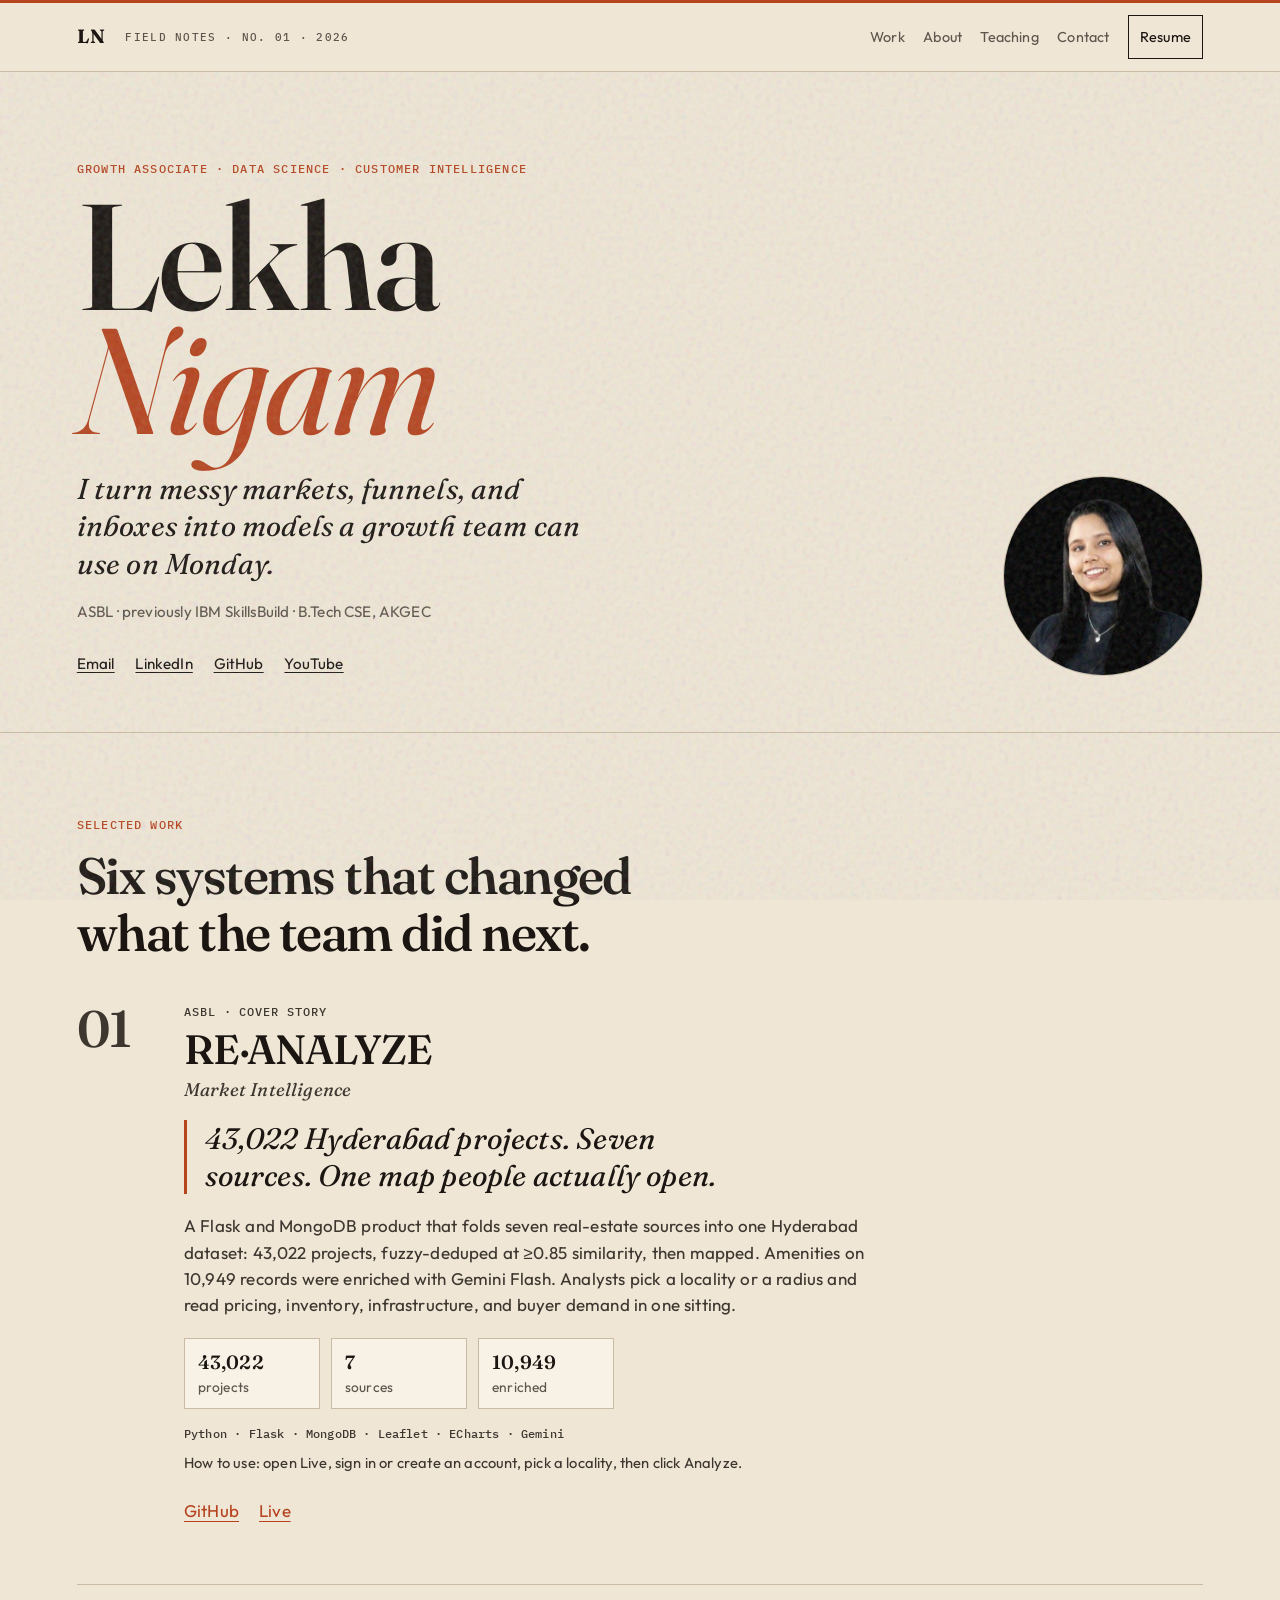
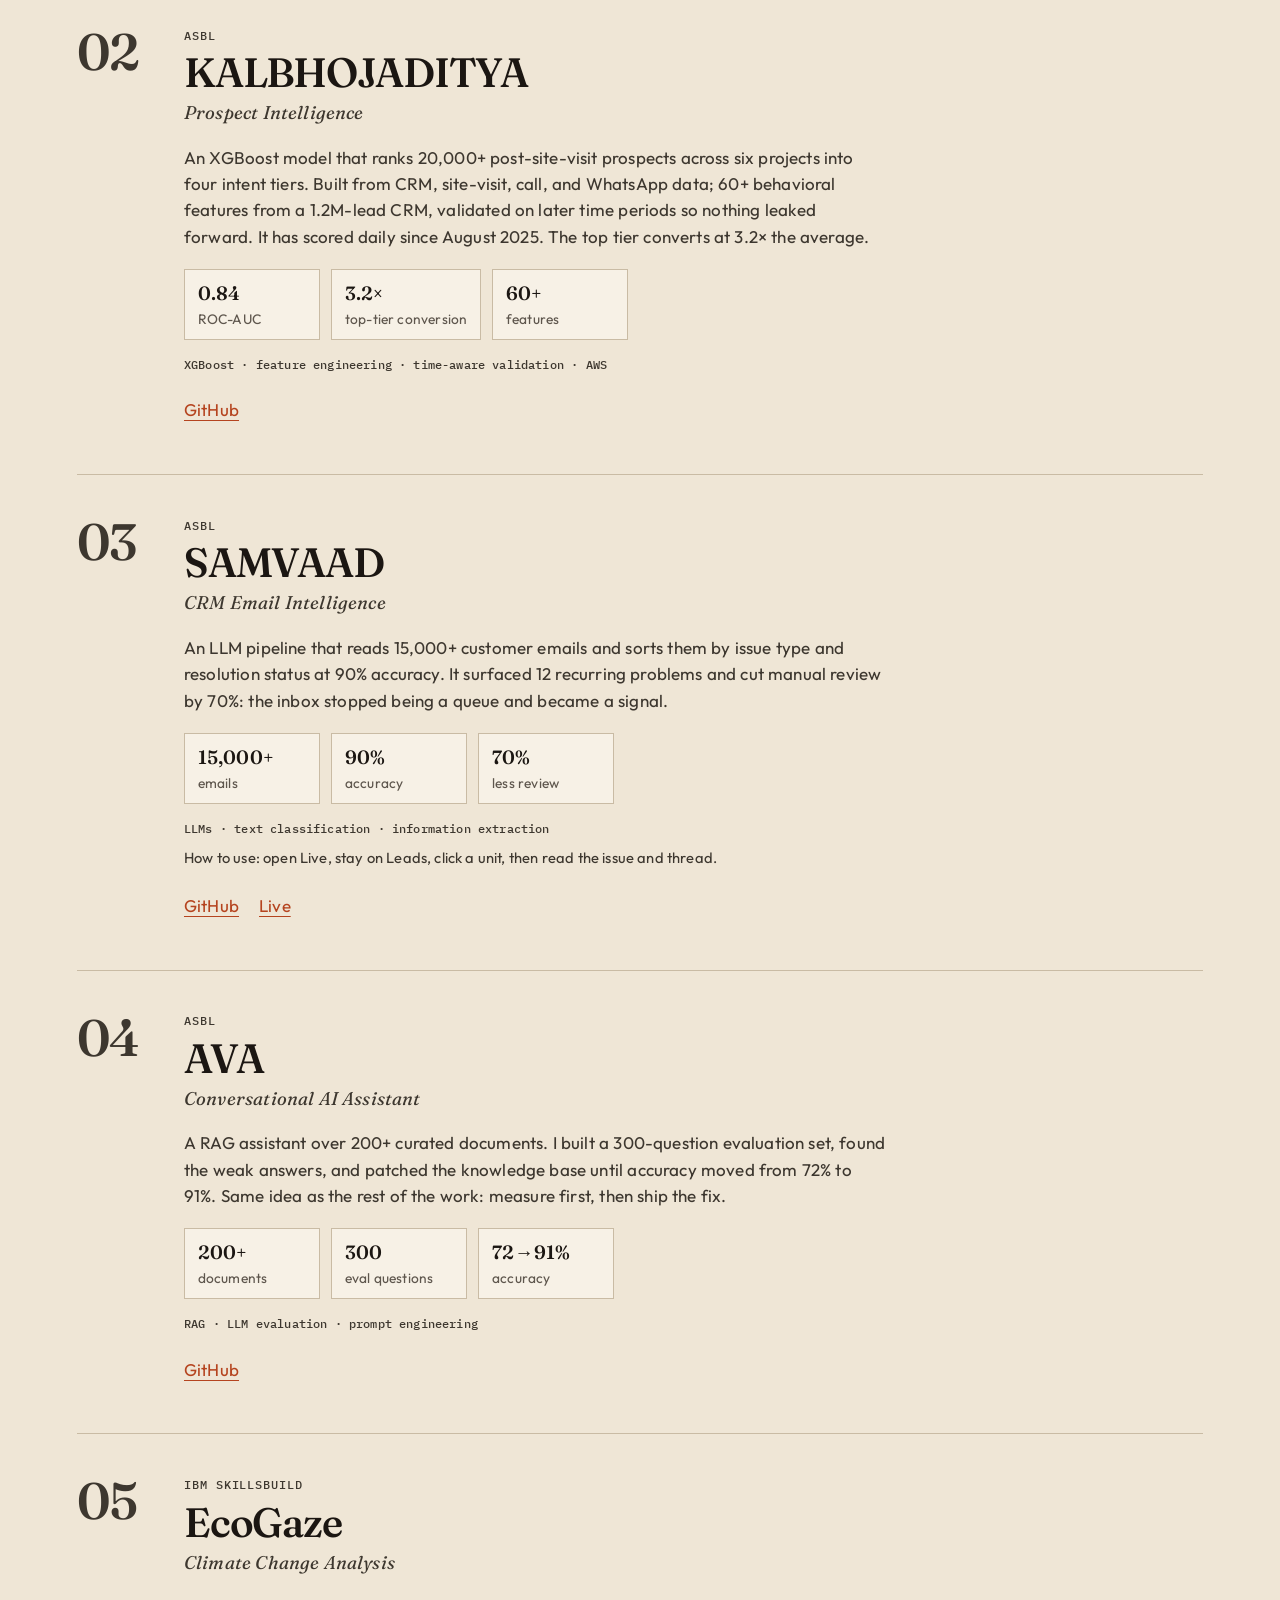
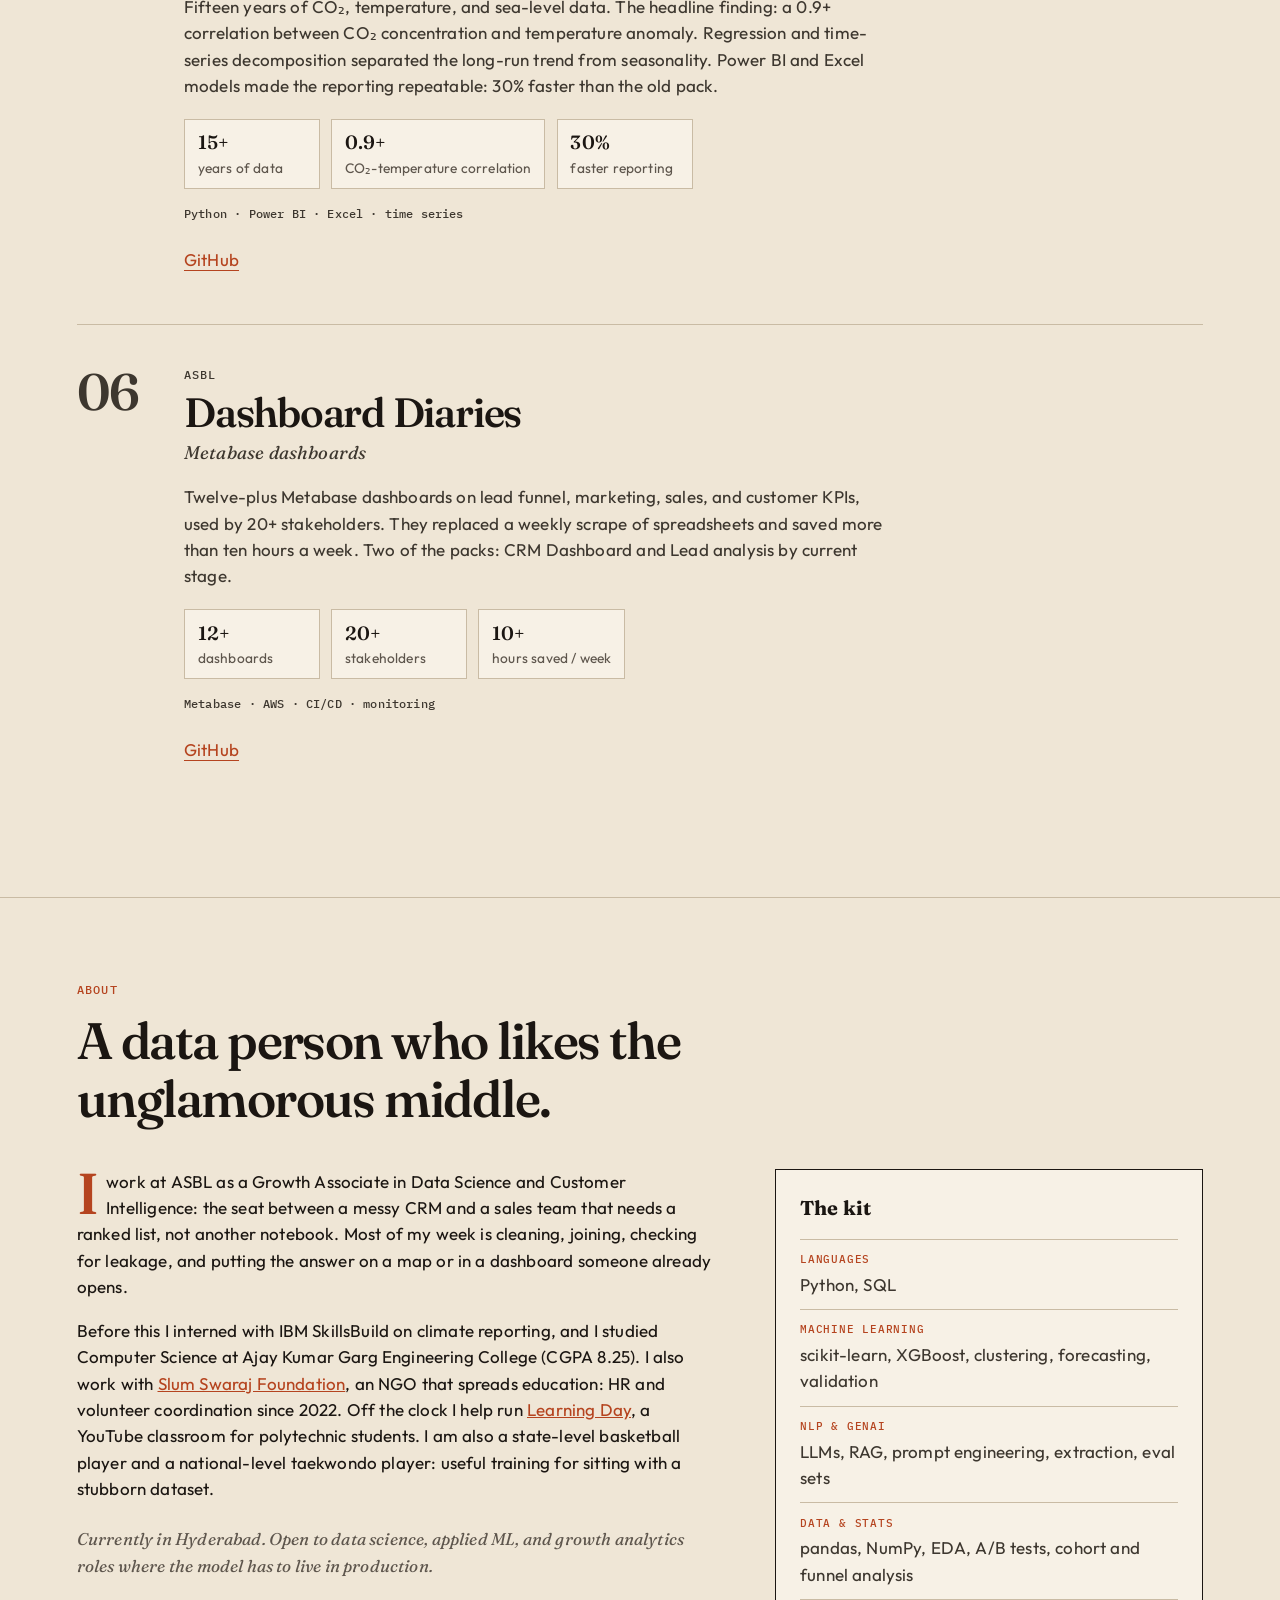
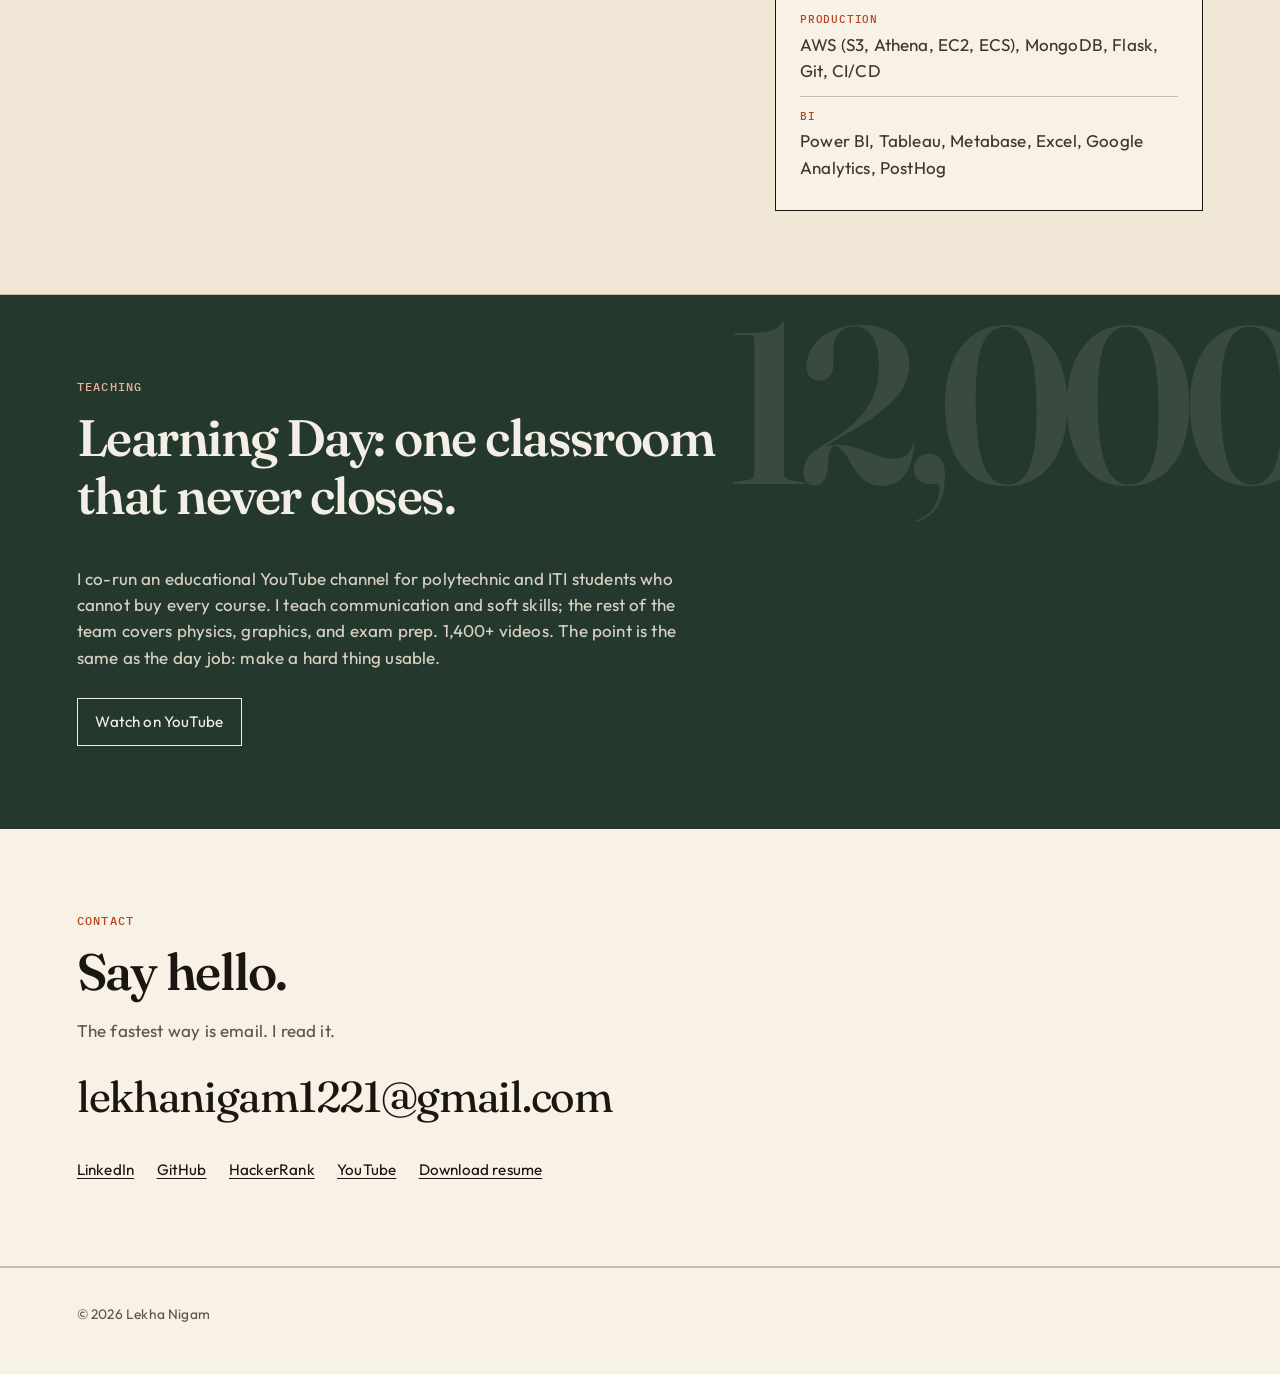
<file: index.html>
<!DOCTYPE html>
<html lang="en">
  <head>
    <meta charset="utf-8" />
    <meta name="viewport" content="width=device-width, initial-scale=1" />
    <title>Lekha Nigam · Data Science &amp; Customer Intelligence</title>
    <meta
      name="description"
      content="Growth Associate at ASBL. Market intelligence, prospect models, CRM email intelligence, and RAG. Based in Hyderabad."
    />
    <meta property="og:title" content="Lekha Nigam · Data Science &amp; Customer Intelligence" />
    <meta
      property="og:description"
      content="Growth Associate at ASBL. Market intelligence, prospect models, CRM email intelligence, and RAG."
    />
    <meta property="og:type" content="website" />
    <meta property="og:url" content="https://lekha-nigam-portfolio.vercel.app/" />
    <meta property="og:image" content="https://lekha-nigam-portfolio.vercel.app/assets/lekha.jpg" />
    <link rel="canonical" href="https://lekha-nigam-portfolio.vercel.app/" />
    <link rel="icon" href="assets/favicon.svg" type="image/svg+xml" />
    <link rel="preconnect" href="https://fonts.googleapis.com" />
    <link rel="preconnect" href="https://fonts.gstatic.com" crossorigin />
    <link
      href="https://fonts.googleapis.com/css2?family=Fraunces:ital,opsz,wght@0,9..144,400;0,9..144,560;0,9..144,680;1,9..144,400;1,9..144,560&family=IBM+Plex+Mono:wght@400;500&family=Outfit:wght@340;420;520&display=swap"
      rel="stylesheet"
    />
    <link rel="stylesheet" href="editorial.css" />
  </head>
  <body>
    <a class="skip" href="#work">Skip to work</a>

    <header class="mast">
      <a class="mark" href="#top">LN</a>
      <p class="mast-issue">Field Notes · No. 01 · 2026</p>
      <nav class="nav-links" id="nav-links">
        <a href="#work">Work</a>
        <a href="#about">About</a>
        <a href="#teaching">Teaching</a>
        <a href="#contact">Contact</a>
        <a class="nav-resume" href="assets/LekhaNigam_Resume.pdf" download>Resume</a>
      </nav>
      <button class="menu" type="button" aria-expanded="false" aria-controls="nav-links">Menu</button>
    </header>

    <main id="top">
      <section class="hero">
        <p class="eyebrow">Growth Associate · Data Science · Customer Intelligence</p>
        <div class="hero-grid">
          <div class="hero-copy">
            <h1>
              <span>Lekha</span>
              <em>Nigam</em>
            </h1>
            <p class="lede">
              I turn messy markets, funnels, and inboxes into models a growth
              team can use on Monday.
            </p>
            <p class="hero-meta">ASBL · previously IBM SkillsBuild · B.Tech CSE, AKGEC</p>
            <div class="hero-links">
              <a href="mailto:lekhanigam1221@gmail.com">Email</a>
              <a href="https://www.linkedin.com/in/lekha-nigam/" target="_blank" rel="noreferrer">LinkedIn</a>
              <a href="https://github.com/lekha1221" target="_blank" rel="noreferrer">GitHub</a>
              <a href="https://www.youtube.com/@learningday3" target="_blank" rel="noreferrer">YouTube</a>
            </div>
          </div>
          <figure class="portrait">
            <img src="assets/lekha.jpg" alt="Portrait of Lekha Nigam" width="420" height="420" />
          </figure>
        </div>
      </section>


      <section id="work" class="section work">
        <div class="section-head">
          <p class="eyebrow">Selected work</p>
          <h2>Six systems that changed what the team did next.</h2>
        </div>

        <article class="case feature" id="case-01">
          <p class="case-index" aria-hidden="true">01</p>
          <div class="case-body">
            <p class="case-kicker">ASBL · Cover story</p>
            <h3>RE·ANALYZE</h3>
            <p class="case-aka">Market Intelligence</p>
            <blockquote class="pull">
              43,022 Hyderabad projects. Seven sources. One map people actually open.
            </blockquote>
            <p>
              A Flask and MongoDB product that folds seven real-estate sources
              into one Hyderabad dataset: 43,022 projects, fuzzy-deduped at
              ≥0.85 similarity, then mapped. Amenities on 10,949 records were
              enriched with Gemini Flash. Analysts pick a locality or a radius
              and read pricing, inventory, infrastructure, and buyer demand in
              one sitting.
            </p>
            <ul class="metrics">
              <li><b>43,022</b> projects</li>
              <li><b>7</b> sources</li>
              <li><b>10,949</b> enriched</li>
            </ul>
            <p class="tags">Python · Flask · MongoDB · Leaflet · ECharts · Gemini</p>
            <p class="how-to">How to use: open Live, sign in or create an account, pick a locality, then click Analyze.</p>
            <p class="project-link">
              <a href="https://github.com/lekha1221/Market-Intelligence" target="_blank" rel="noreferrer">GitHub</a>
              <a href="https://market-intelligence-sooty.vercel.app/" target="_blank" rel="noreferrer">Live</a>
            </p>
          </div>
        </article>

        <article class="case" id="case-02">
          <p class="case-index" aria-hidden="true">02</p>
          <div class="case-body">
            <p class="case-kicker">ASBL</p>
            <h3>KALBHOJADITYA</h3>
            <p class="case-aka">Prospect Intelligence</p>
            <p>
              An XGBoost model that ranks 20,000+ post-site-visit prospects
              across six projects into four intent tiers. Built from CRM,
              site-visit, call, and WhatsApp data; 60+ behavioral features
              from a 1.2M-lead CRM, validated on later time periods so nothing
              leaked forward. It has scored daily since August 2025. The top
              tier converts at 3.2× the average.
            </p>
            <ul class="metrics">
              <li><b>0.84</b> ROC-AUC</li>
              <li><b>3.2×</b> top-tier conversion</li>
              <li><b>60+</b> features</li>
            </ul>
            <p class="tags">XGBoost · feature engineering · time-aware validation · AWS</p>
            <p class="project-link">
              <a href="https://github.com/lekha1221/lead-quality-model" target="_blank" rel="noreferrer">GitHub</a>
            </p>
          </div>
        </article>

        <article class="case" id="case-03">
          <p class="case-index" aria-hidden="true">03</p>
          <div class="case-body">
            <p class="case-kicker">ASBL</p>
            <h3>SAMVAAD</h3>
            <p class="case-aka">CRM Email Intelligence</p>
            <p>
              An LLM pipeline that reads 15,000+ customer emails and sorts them
              by issue type and resolution status at 90% accuracy. It surfaced
              12 recurring problems and cut manual review by 70%: the inbox
              stopped being a queue and became a signal.
            </p>
            <ul class="metrics">
              <li><b>15,000+</b> emails</li>
              <li><b>90%</b> accuracy</li>
              <li><b>70%</b> less review</li>
            </ul>
            <p class="tags">LLMs · text classification · information extraction</p>
            <p class="how-to">How to use: open Live, stay on Leads, click a unit, then read the issue and thread.</p>
            <p class="project-link">
              <a href="https://github.com/lekha1221/CRM-Email-Intelligence" target="_blank" rel="noreferrer">GitHub</a>
              <a href="https://lekha-samvaad.vercel.app/" target="_blank" rel="noreferrer">Live</a>
            </p>
          </div>
        </article>

        <article class="case" id="case-04">
          <p class="case-index" aria-hidden="true">04</p>
          <div class="case-body">
            <p class="case-kicker">ASBL</p>
            <h3>AVA</h3>
            <p class="case-aka">Conversational AI Assistant</p>
            <p>
              A RAG assistant over 200+ curated documents. I built a 300-question
              evaluation set, found the weak answers, and patched the knowledge
              base until accuracy moved from 72% to 91%. Same idea as the rest
              of the work: measure first, then ship the fix.
            </p>
            <ul class="metrics">
              <li><b>200+</b> documents</li>
              <li><b>300</b> eval questions</li>
              <li><b>72→91%</b> accuracy</li>
            </ul>
            <p class="tags">RAG · LLM evaluation · prompt engineering</p>
            <p class="project-link">
              <a href="https://github.com/lekha1221/My-Work-Repository/tree/main/Chatbot%20Development%20and%20training" target="_blank" rel="noreferrer">GitHub</a>
            </p>
          </div>
        </article>

        <article class="case" id="case-05">
          <p class="case-index" aria-hidden="true">05</p>
          <div class="case-body">
            <p class="case-kicker">IBM SkillsBuild</p>
            <h3>EcoGaze</h3>
            <p class="case-aka">Climate Change Analysis</p>
            <p>
              Fifteen years of CO₂, temperature, and sea-level data. The
              headline finding: a 0.9+ correlation between CO₂ concentration
              and temperature anomaly. Regression and time-series decomposition
              separated the long-run trend from seasonality. Power BI and Excel
              models made the reporting repeatable: 30% faster than the old pack.
            </p>
            <ul class="metrics">
              <li><b>15+</b> years of data</li>
              <li><b>0.9+</b> CO₂-temperature correlation</li>
              <li><b>30%</b> faster reporting</li>
            </ul>
            <p class="tags">Python · Power BI · Excel · time series</p>
            <p class="project-link">
              <a href="https://github.com/lekha1221/My-Work-Repository/tree/main/EcoGaze_%20Climate%20Change%20Analysis" target="_blank" rel="noreferrer">GitHub</a>
            </p>
          </div>
        </article>

        <article class="case" id="case-06">
          <p class="case-index" aria-hidden="true">06</p>
          <div class="case-body">
            <p class="case-kicker">ASBL</p>
            <h3>Dashboard Diaries</h3>
            <p class="case-aka">Metabase dashboards</p>
            <p>
              Twelve-plus Metabase dashboards on lead funnel, marketing, sales,
              and customer KPIs, used by 20+ stakeholders. They replaced a
              weekly scrape of spreadsheets and saved more than ten hours a
              week. Two of the packs: CRM Dashboard and Lead analysis by
              current stage.
            </p>
            <ul class="metrics">
              <li><b>12+</b> dashboards</li>
              <li><b>20+</b> stakeholders</li>
              <li><b>10+</b> hours saved / week</li>
            </ul>
            <p class="tags">Metabase · AWS · CI/CD · monitoring</p>
            <p class="project-link">
              <a href="https://github.com/lekha1221/My-Work-Repository/tree/main/Dashboard%20Dairies" target="_blank" rel="noreferrer">GitHub</a>
            </p>
          </div>
        </article>
      </section>

      <section id="about" class="section about">
        <div class="section-head">
          <p class="eyebrow">About</p>
          <h2>A data person who likes the unglamorous middle.</h2>
        </div>
        <div class="about-grid">
          <div class="about-copy">
            <p class="drop">
              I work at ASBL as a Growth Associate in Data Science and Customer
              Intelligence: the seat
              between a messy CRM and a sales team that needs a ranked list,
              not another notebook. Most of my week is cleaning, joining,
              checking for leakage, and putting the answer on a map or in a
              dashboard someone already opens.
            </p>
            <p>
              Before this I interned with IBM SkillsBuild on climate reporting,
              and I studied Computer Science at Ajay Kumar Garg Engineering
              College (CGPA 8.25). I also work with
              <a href="https://www.instagram.com/slumswaraj/" target="_blank" rel="noreferrer">Slum Swaraj Foundation</a>,
              an NGO that spreads education: HR and volunteer coordination since 2022.
              Off the clock I help run
              <a href="https://www.youtube.com/@learningday3" target="_blank" rel="noreferrer">Learning Day</a>,
              a YouTube classroom for polytechnic students. I am also a
              state-level basketball player and a national-level taekwondo
              player: useful training for sitting with a stubborn dataset.
            </p>
            <p class="about-note">
              Currently in Hyderabad. Open to data science, applied ML, and
              growth analytics roles where the model has to live in production.
            </p>
          </div>
          <aside class="skills" aria-label="Skills">
            <h3>The kit</h3>
            <dl>
              <div>
                <dt>Languages</dt>
                <dd>Python, SQL</dd>
              </div>
              <div>
                <dt>Machine learning</dt>
                <dd>scikit-learn, XGBoost, clustering, forecasting, validation</dd>
              </div>
              <div>
                <dt>NLP &amp; GenAI</dt>
                <dd>LLMs, RAG, prompt engineering, extraction, eval sets</dd>
              </div>
              <div>
                <dt>Data &amp; stats</dt>
                <dd>pandas, NumPy, EDA, A/B tests, cohort and funnel analysis</dd>
              </div>
              <div>
                <dt>Production</dt>
                <dd>AWS (S3, Athena, EC2, ECS), MongoDB, Flask, Git, CI/CD</dd>
              </div>
              <div>
                <dt>BI</dt>
                <dd>Power BI, Tableau, Metabase, Excel, Google Analytics, PostHog</dd>
              </div>
            </dl>
          </aside>
        </div>
      </section>

      <section id="teaching" class="section teaching">
        <p class="teaching-num" aria-hidden="true">12,000</p>
        <div class="section-head">
          <p class="eyebrow">Teaching</p>
          <h2>Learning Day: one classroom that never closes.</h2>
        </div>
        <p class="teaching-copy">
          I co-run an educational YouTube channel for polytechnic and ITI
          students who cannot buy every course. I teach communication and
          soft skills; the rest of the team covers physics, graphics, and
          exam prep. 1,400+ videos. The point is the same as the day job:
          make a hard thing usable.
        </p>
        <a class="btn" href="https://www.youtube.com/@learningday3" target="_blank" rel="noreferrer">Watch on YouTube</a>
      </section>

      <section id="contact" class="section contact">
        <div class="section-head">
          <p class="eyebrow">Contact</p>
          <h2>Say hello.</h2>
        </div>
        <p class="contact-lede">The fastest way is email. I read it.</p>
        <a class="email" href="mailto:lekhanigam1221@gmail.com">lekhanigam1221@gmail.com</a>
        <ul class="contact-list">
          <li><a href="https://www.linkedin.com/in/lekha-nigam/" target="_blank" rel="noreferrer">LinkedIn</a></li>
          <li><a href="https://github.com/lekha1221" target="_blank" rel="noreferrer">GitHub</a></li>
          <li><a href="https://www.hackerrank.com/profile/lekhanigam1210" target="_blank" rel="noreferrer">HackerRank</a></li>
          <li><a href="https://www.youtube.com/@learningday3" target="_blank" rel="noreferrer">YouTube</a></li>
          <li><a href="assets/LekhaNigam_Resume.pdf" download>Download resume</a></li>
        </ul>
      </section>
    </main>

    <footer class="foot">
      <p>© <span id="year">2026</span> Lekha Nigam</p>
    </footer>
    <script src="script.js"></script>
  </body>
</html>
</file>
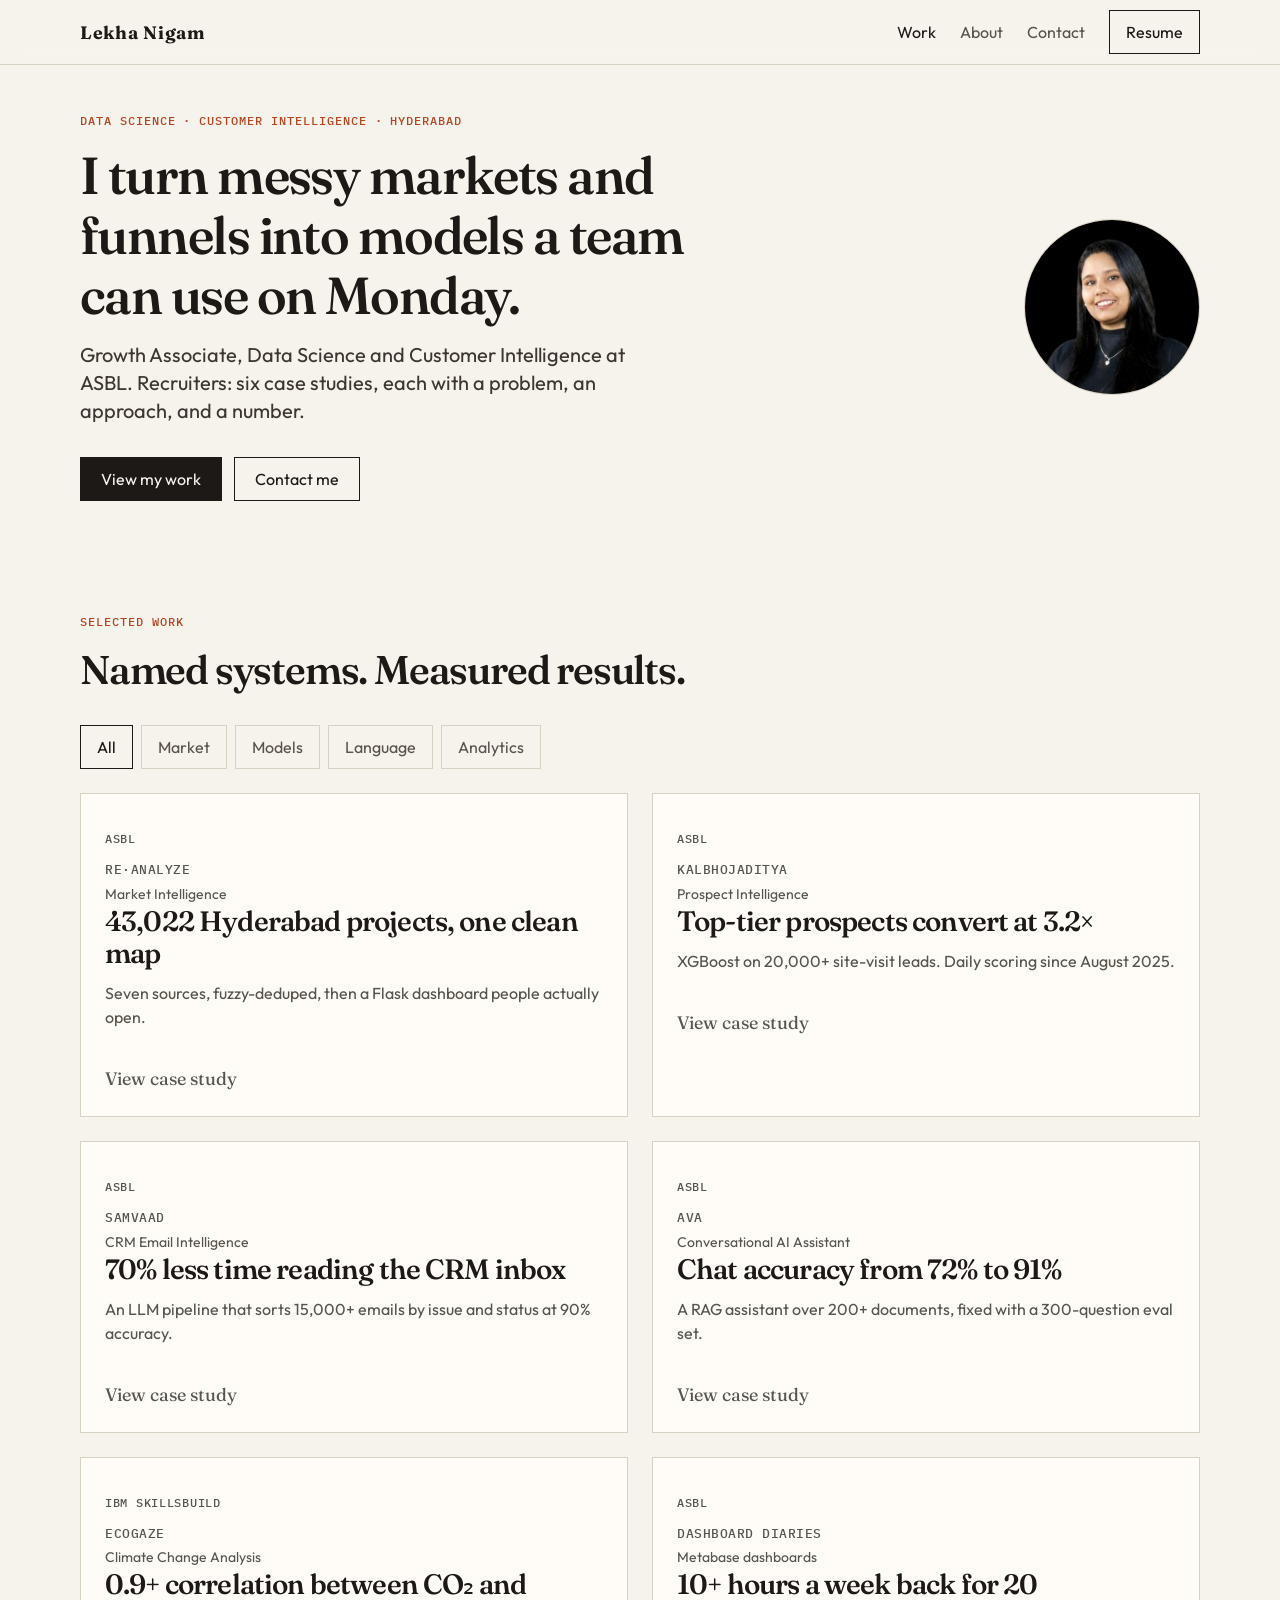
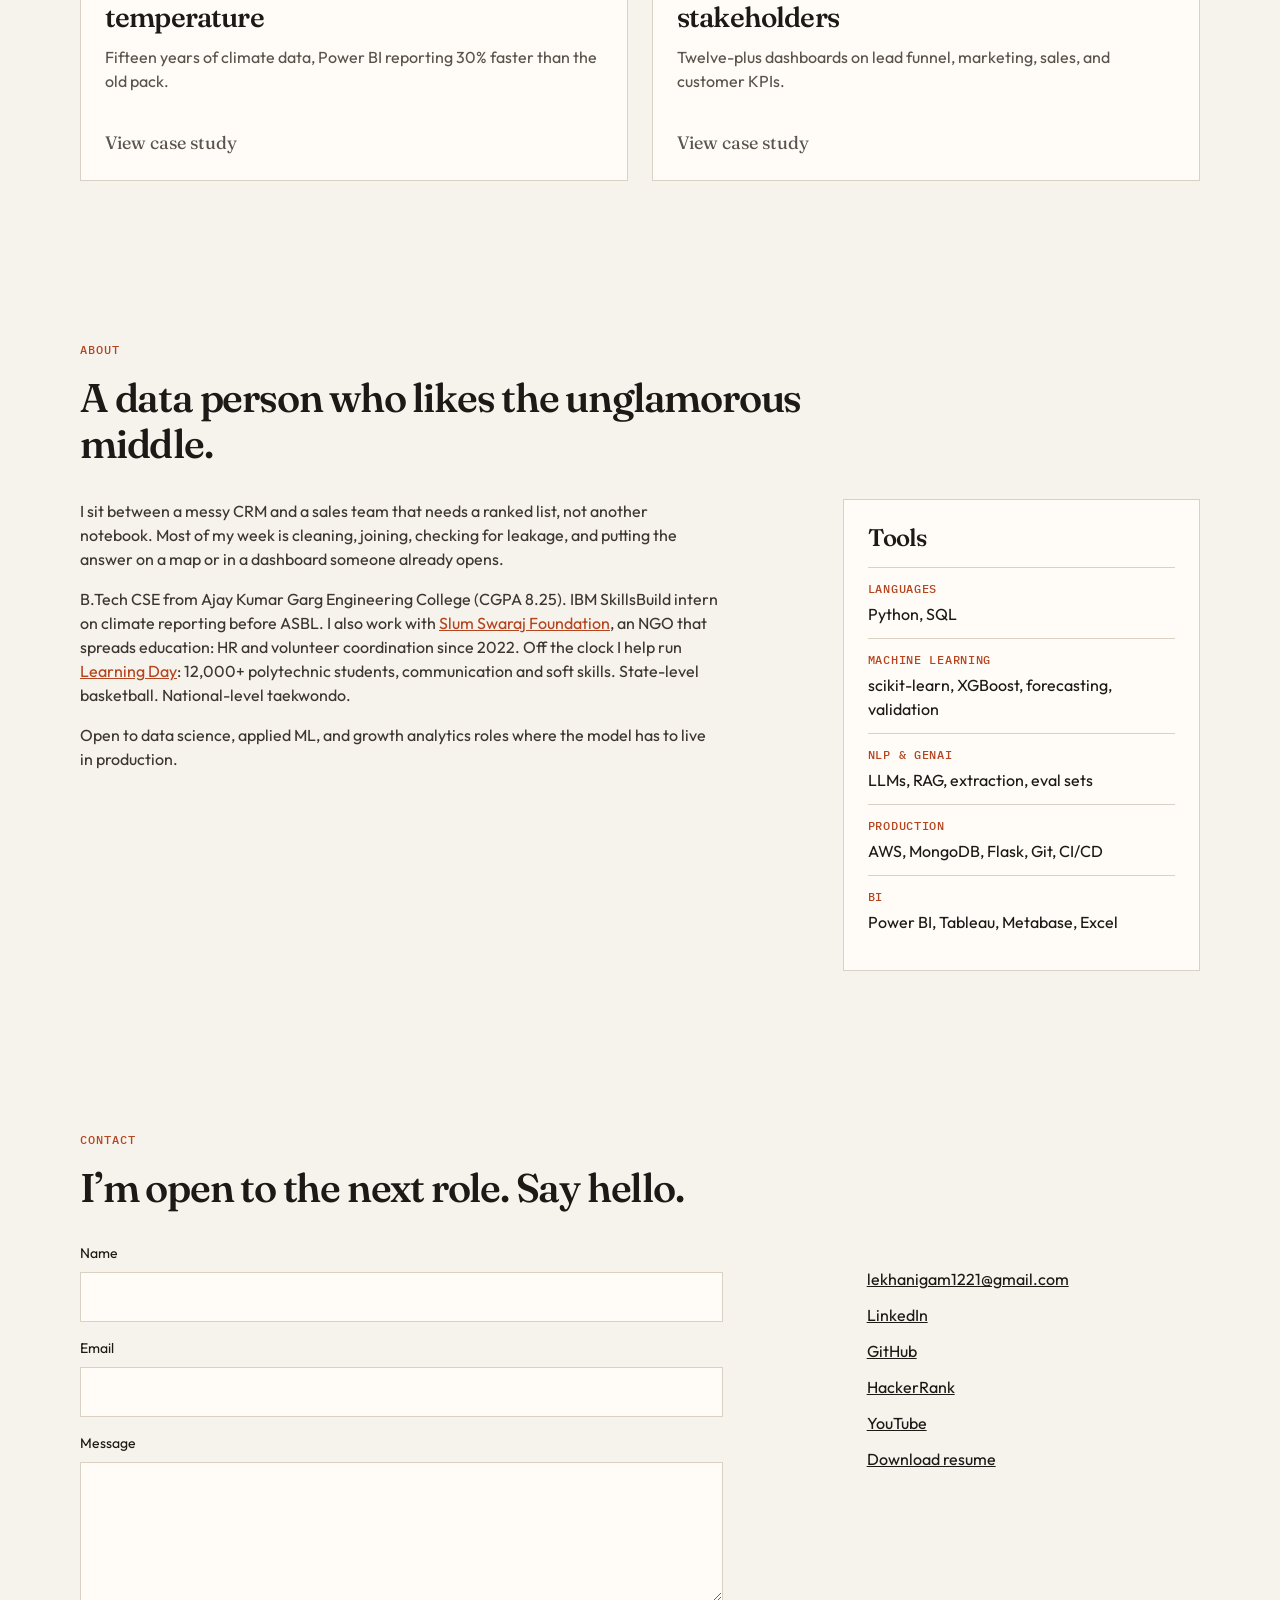
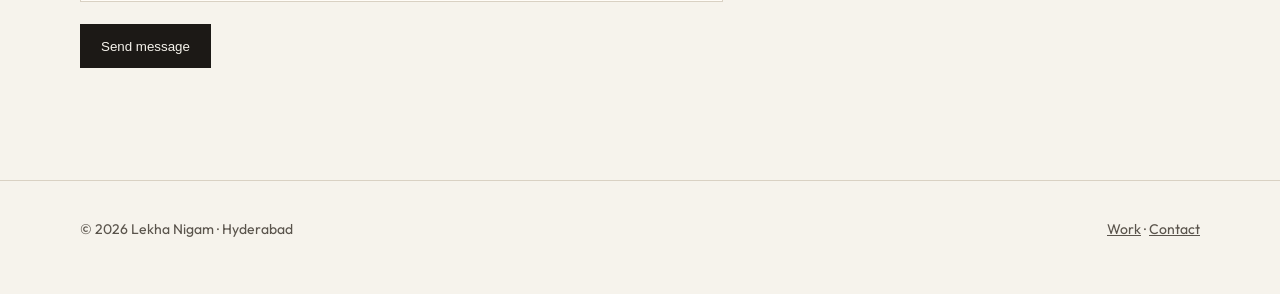
<file: cases.html>
<!DOCTYPE html>
<html lang="en">
  <head>
    <meta charset="utf-8" />
    <meta name="viewport" content="width=device-width, initial-scale=1" />
    <title>Lekha Nigam: Data Scientist</title>
    <meta
      name="description"
      content="Portfolio of Lekha Nigam, a data scientist at ASBL. Case studies in market intelligence, prospect ranking, email intelligence, and RAG."
    />
    <link rel="icon" href="assets/favicon.svg" type="image/svg+xml" />
    <link rel="preconnect" href="https://fonts.googleapis.com" />
    <link rel="preconnect" href="https://fonts.gstatic.com" crossorigin />
    <link
      href="https://fonts.googleapis.com/css2?family=Fraunces:opsz,wght@9..144,560;9..144,680&family=IBM+Plex+Mono:wght@400;500&family=Outfit:wght@400;500&display=swap"
      rel="stylesheet"
    />
    <link rel="stylesheet" href="styles.css" />
  </head>
  <body>
    <a class="skip" href="#work">Skip to work</a>
    <header class="nav">
      <div class="wrap nav-inner">
        <a class="mark" href="#top">Lekha Nigam</a>
        <nav class="nav-links" id="nav-links">
          <a href="#work" aria-current="page">Work</a>
          <a href="#about">About</a>
          <a href="#contact">Contact</a>
          <a class="nav-cta" href="assets/LekhaNigam_Resume.pdf" download>Resume</a>
        </nav>
        <button class="menu" type="button" aria-expanded="false" aria-controls="nav-links">Menu</button>
      </div>
    </header>

    <main id="top">
      <section class="wrap hero">
        <div class="hero-copy">
          <p class="kicker">Data Science · Customer Intelligence · Hyderabad</p>
          <h1>I turn messy markets and funnels into models a team can use on Monday.</h1>
          <p class="lede">
            Growth Associate, Data Science and Customer Intelligence at ASBL. Recruiters: six case studies,
            each with a problem, an approach, and a number.
          </p>
          <div class="hero-actions">
            <a class="btn" href="#work">View my work</a>
            <a class="btn btn-ghost" href="#contact">Contact me</a>
          </div>
        </div>
        <figure class="hero-photo portrait">
          <img src="assets/lekha.jpg" alt="Portrait of Lekha Nigam" width="420" height="420" />
        </figure>
      </section>

      <section id="work" class="section">
        <div class="wrap">
          <div class="section-head">
            <div>
              <p class="kicker">Selected work</p>
              <h2>Named systems. Measured results.</h2>
            </div>
          </div>
          <div class="filters" data-filters role="group" aria-label="Filter projects by type">
            <button type="button" data-filter="all" aria-pressed="true">All</button>
            <button type="button" data-filter="market" aria-pressed="false">Market</button>
            <button type="button" data-filter="models" aria-pressed="false">Models</button>
            <button type="button" data-filter="language" aria-pressed="false">Language</button>
            <button type="button" data-filter="analytics" aria-pressed="false">Analytics</button>
          </div>
          <div class="grid">
            <a class="card" href="work/re-analyze.html" data-types="market">
              <p class="card-type">ASBL</p>
              <p class="card-name">RE·ANALYZE <span>Market Intelligence</span></p>
              <h3>43,022 Hyderabad projects, one clean map</h3>
              <p>Seven sources, fuzzy-deduped, then a Flask dashboard people actually open.</p>
              <p class="card-result">View case study</p>
            </a>
            <a class="card" href="work/kalbhojaditya.html" data-types="models">
              <p class="card-type">ASBL</p>
              <p class="card-name">KALBHOJADITYA <span>Prospect Intelligence</span></p>
              <h3>Top-tier prospects convert at 3.2×</h3>
              <p>XGBoost on 20,000+ site-visit leads. Daily scoring since August 2025.</p>
              <p class="card-result">View case study</p>
            </a>
            <a class="card" href="work/samvaad.html" data-types="language">
              <p class="card-type">ASBL</p>
              <p class="card-name">SAMVAAD <span>CRM Email Intelligence</span></p>
              <h3>70% less time reading the CRM inbox</h3>
              <p>An LLM pipeline that sorts 15,000+ emails by issue and status at 90% accuracy.</p>
              <p class="card-result">View case study</p>
            </a>
            <a class="card" href="work/ava.html" data-types="language">
              <p class="card-type">ASBL</p>
              <p class="card-name">AVA <span>Conversational AI Assistant</span></p>
              <h3>Chat accuracy from 72% to 91%</h3>
              <p>A RAG assistant over 200+ documents, fixed with a 300-question eval set.</p>
              <p class="card-result">View case study</p>
            </a>
            <a class="card" href="work/ecogaze.html" data-types="analytics">
              <p class="card-type">IBM SkillsBuild</p>
              <p class="card-name">EcoGaze <span>Climate Change Analysis</span></p>
              <h3>0.9+ correlation between CO₂ and temperature</h3>
              <p>Fifteen years of climate data, Power BI reporting 30% faster than the old pack.</p>
              <p class="card-result">View case study</p>
            </a>
            <a class="card" href="work/dashboard-diaries.html" data-types="analytics">
              <p class="card-type">ASBL</p>
              <p class="card-name">Dashboard Diaries <span>Metabase dashboards</span></p>
              <h3>10+ hours a week back for 20 stakeholders</h3>
              <p>Twelve-plus dashboards on lead funnel, marketing, sales, and customer KPIs.</p>
              <p class="card-result">View case study</p>
            </a>
          </div>
        </div>
      </section>

      <section id="about" class="section">
        <div class="wrap">
          <div class="section-head">
            <div>
              <p class="kicker">About</p>
              <h2>A data person who likes the unglamorous middle.</h2>
            </div>
          </div>
          <div class="about-grid">
            <div class="about-copy">
              <p>
                I sit between a messy CRM and a sales team that needs a ranked
                list, not another notebook. Most of my week is cleaning, joining,
                checking for leakage, and putting the answer on a map or in a
                dashboard someone already opens.
              </p>
              <p>
                B.Tech CSE from Ajay Kumar Garg Engineering College (CGPA 8.25).
                IBM SkillsBuild intern on climate reporting before ASBL. I also
                work with
                <a href="https://www.instagram.com/slumswaraj/" target="_blank" rel="noreferrer">Slum Swaraj Foundation</a>,
                an NGO that spreads education: HR and volunteer coordination
                since 2022. Off the clock I help run
                <a href="https://www.youtube.com/@learningday3" target="_blank" rel="noreferrer">Learning Day</a>:
                12,000+ polytechnic students, communication and soft skills.
                State-level basketball. National-level taekwondo.
              </p>
              <p>
                Open to data science, applied ML, and growth analytics roles
                where the model has to live in production.
              </p>
            </div>
            <aside class="skills" aria-label="Skills">
              <h3>Tools</h3>
              <dl>
                <div>
                  <dt>Languages</dt>
                  <dd>Python, SQL</dd>
                </div>
                <div>
                  <dt>Machine learning</dt>
                  <dd>scikit-learn, XGBoost, forecasting, validation</dd>
                </div>
                <div>
                  <dt>NLP &amp; GenAI</dt>
                  <dd>LLMs, RAG, extraction, eval sets</dd>
                </div>
                <div>
                  <dt>Production</dt>
                  <dd>AWS, MongoDB, Flask, Git, CI/CD</dd>
                </div>
                <div>
                  <dt>BI</dt>
                  <dd>Power BI, Tableau, Metabase, Excel</dd>
                </div>
              </dl>
            </aside>
          </div>
        </div>
      </section>

      <section id="contact" class="section">
        <div class="wrap">
          <div class="section-head">
            <div>
              <p class="kicker">Contact</p>
              <h2>I’m open to the next role. Say hello.</h2>
            </div>
          </div>
          <div class="contact-grid">
            <form class="form-wrap" id="contact-form" novalidate>
              <label for="name">Name</label>
              <input id="name" name="name" type="text" autocomplete="name" required />
              <label for="email">Email</label>
              <input id="email" name="email" type="email" autocomplete="email" required />
              <label for="message">Message</label>
              <textarea id="message" name="message" required></textarea>
              <button class="btn" type="submit">Send message</button>
              <p class="form-status" id="form-status" role="status"></p>
            </form>
            <ul class="socials">
              <li><a href="mailto:lekhanigam1221@gmail.com">lekhanigam1221@gmail.com</a></li>
              <li><a href="https://www.linkedin.com/in/lekha-nigam/" target="_blank" rel="noreferrer">LinkedIn</a></li>
              <li><a href="https://github.com/lekha1221" target="_blank" rel="noreferrer">GitHub</a></li>
              <li><a href="https://www.hackerrank.com/profile/lekhanigam1210" target="_blank" rel="noreferrer">HackerRank</a></li>
              <li><a href="https://www.youtube.com/@learningday3" target="_blank" rel="noreferrer">YouTube</a></li>
              <li><a href="assets/LekhaNigam_Resume.pdf" download>Download resume</a></li>
            </ul>
          </div>
        </div>
      </section>
    </main>

    <footer class="foot">
      <div class="wrap foot-inner">
        <p>© <span id="year">2026</span> Lekha Nigam · Hyderabad</p>
        <p><a href="#work">Work</a> · <a href="#contact">Contact</a></p>
      </div>
    </footer>
    <script src="script.js"></script>
  </body>
</html>
</file>
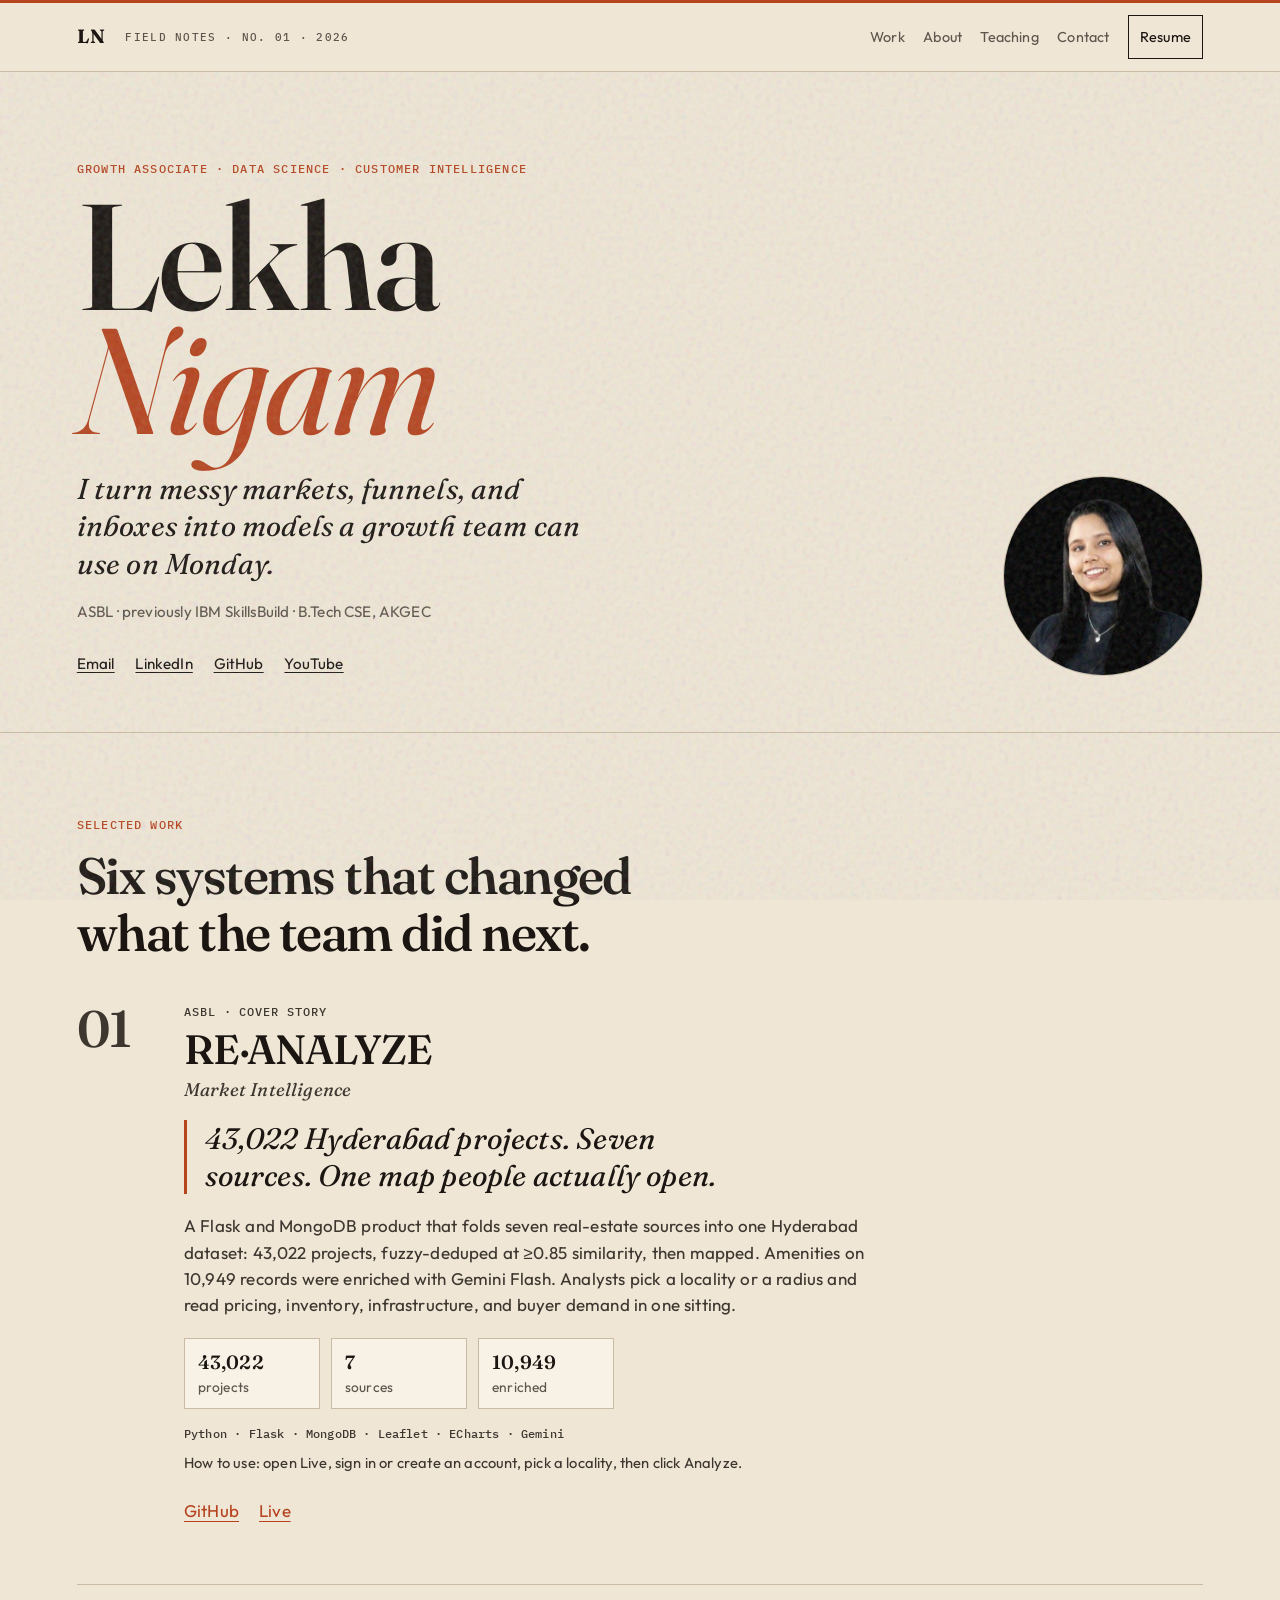
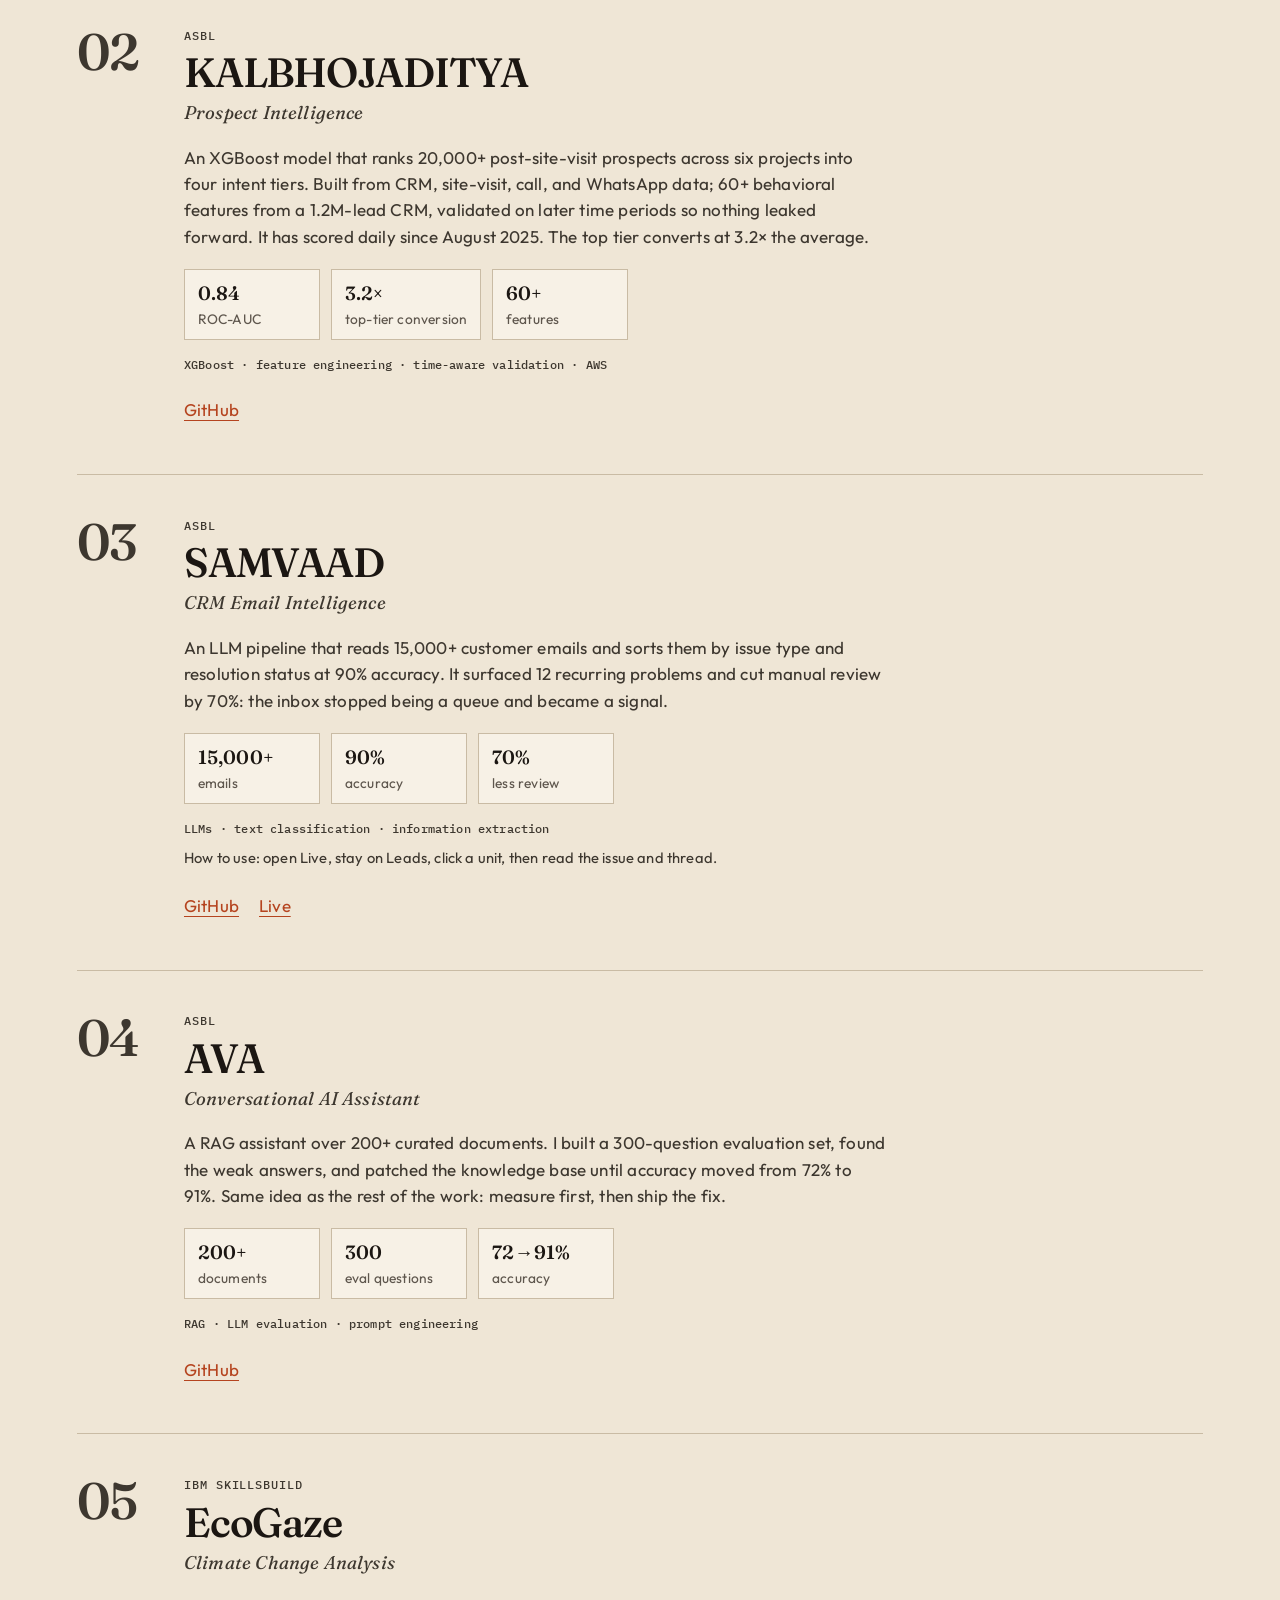
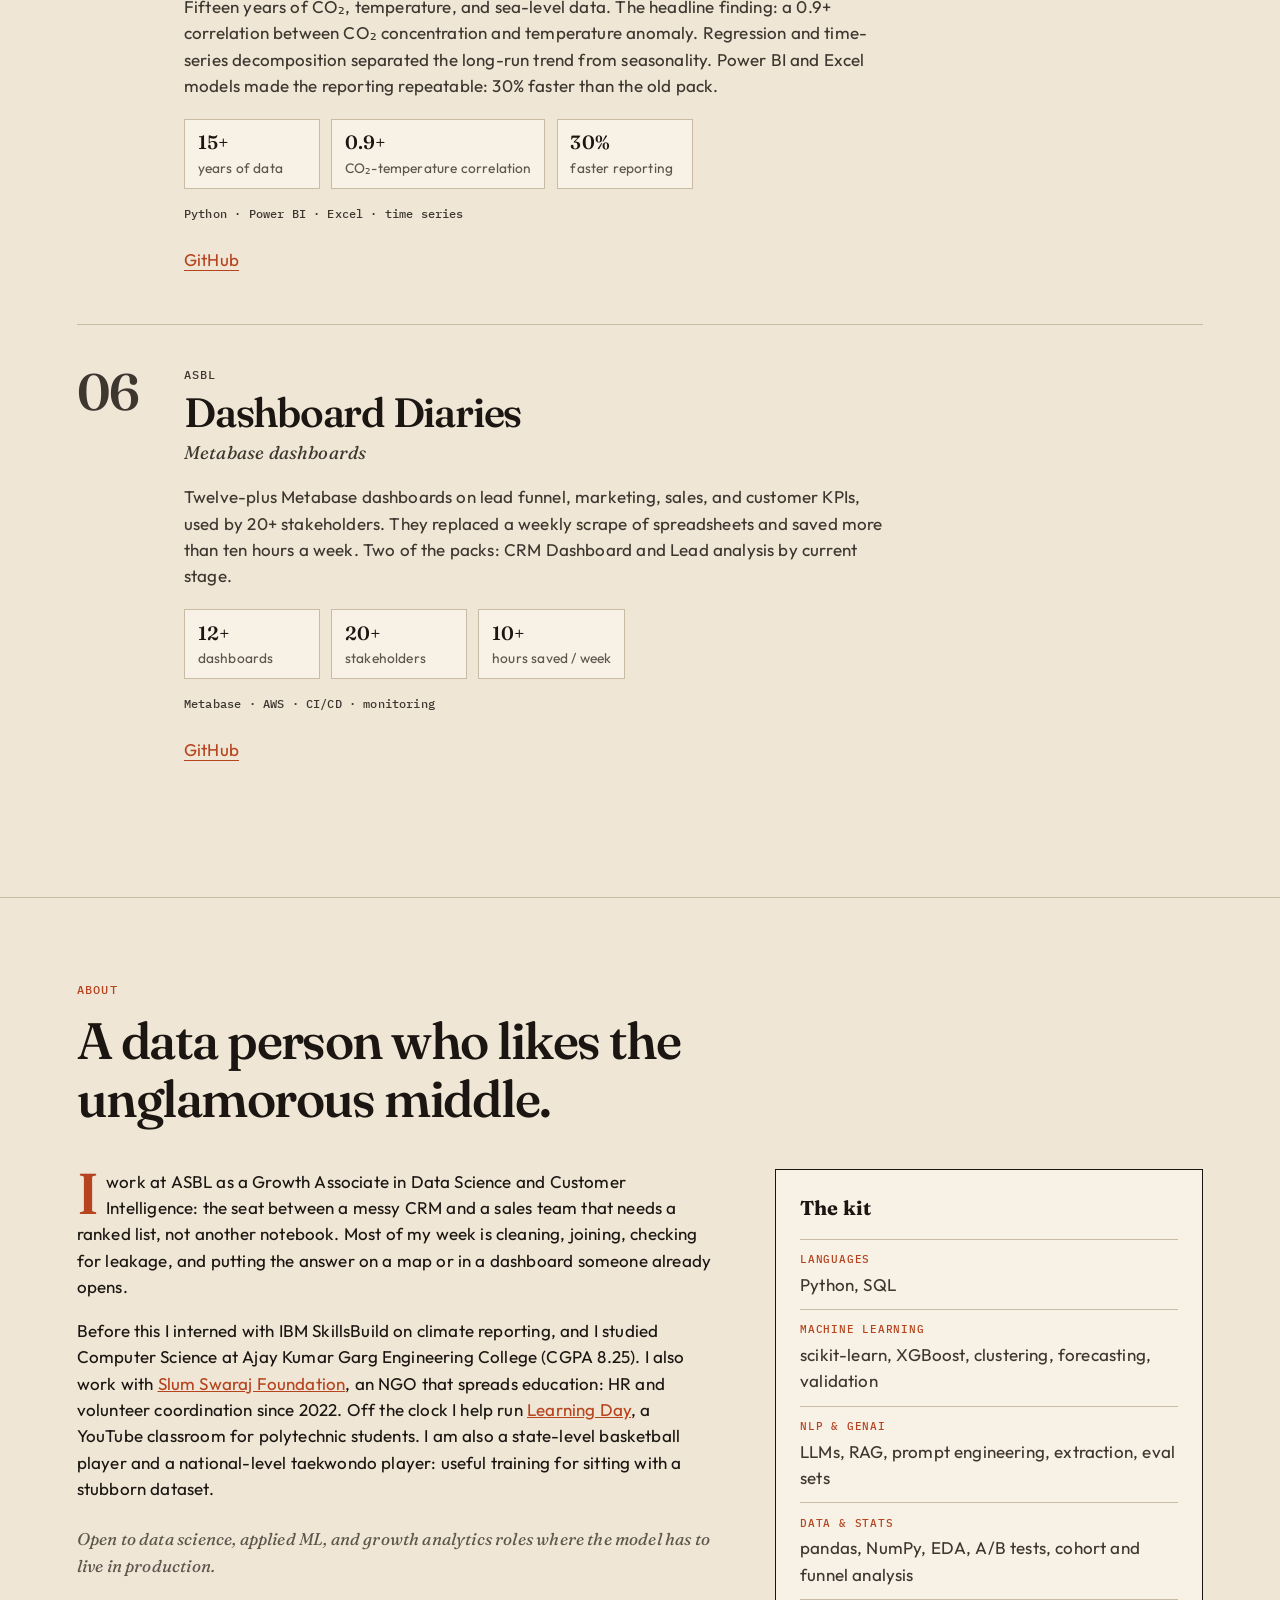
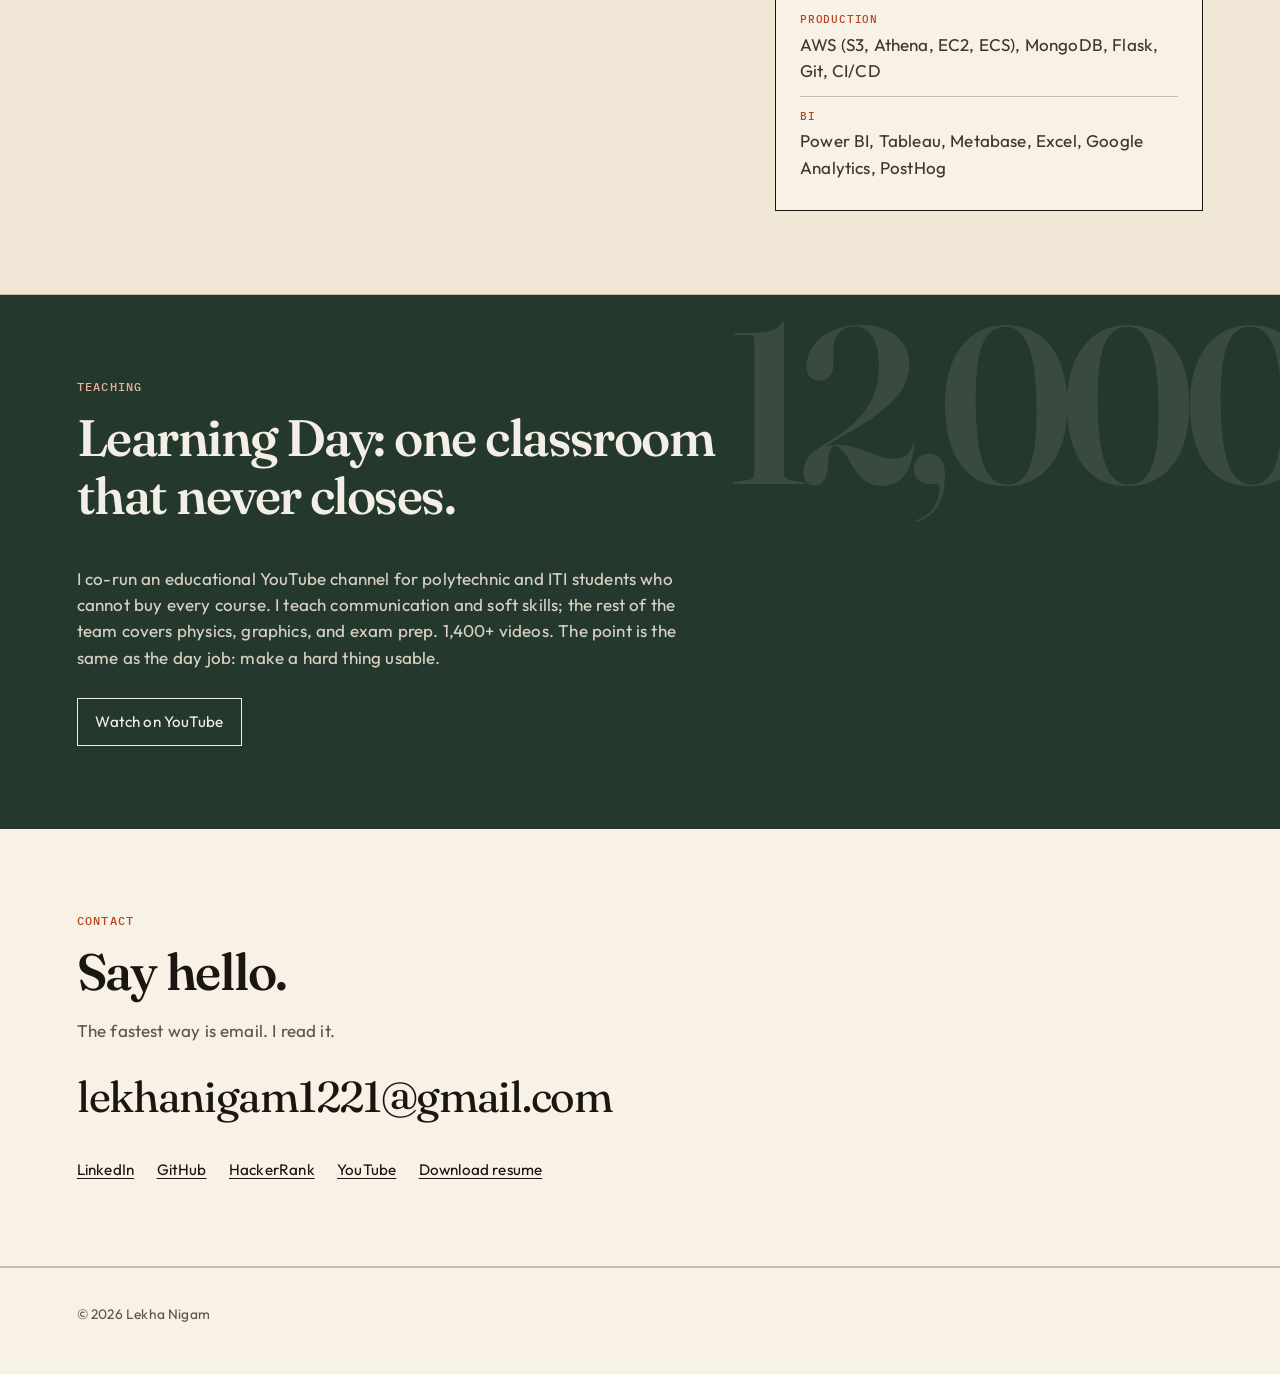
<file: editorial.html>
<!DOCTYPE html>
<html lang="en">
  <head>
    <meta charset="utf-8" />
    <meta name="viewport" content="width=device-width, initial-scale=1" />
    <title>Lekha Nigam · Data Science &amp; Customer Intelligence</title>
    <meta
      name="description"
      content="Growth Associate at ASBL. Market intelligence, prospect models, CRM email intelligence, and RAG. Based in Hyderabad."
    />
    <meta property="og:title" content="Lekha Nigam · Data Science &amp; Customer Intelligence" />
    <meta
      property="og:description"
      content="Growth Associate at ASBL. Market intelligence, prospect models, CRM email intelligence, and RAG."
    />
    <meta property="og:type" content="website" />
    <meta property="og:url" content="https://lekha-nigam-portfolio.vercel.app/" />
    <meta property="og:image" content="https://lekha-nigam-portfolio.vercel.app/assets/lekha.jpg" />
    <link rel="canonical" href="https://lekha-nigam-portfolio.vercel.app/" />
    <link rel="icon" href="assets/favicon.svg" type="image/svg+xml" />
    <link rel="preconnect" href="https://fonts.googleapis.com" />
    <link rel="preconnect" href="https://fonts.gstatic.com" crossorigin />
    <link
      href="https://fonts.googleapis.com/css2?family=Fraunces:ital,opsz,wght@0,9..144,400;0,9..144,560;0,9..144,680;1,9..144,400;1,9..144,560&family=IBM+Plex+Mono:wght@400;500&family=Outfit:wght@340;420;520&display=swap"
      rel="stylesheet"
    />
    <link rel="stylesheet" href="editorial.css" />
  </head>
  <body>
    <a class="skip" href="#work">Skip to work</a>

    <header class="mast">
      <a class="mark" href="#top">LN</a>
      <p class="mast-issue">Field Notes · No. 01 · 2026</p>
      <nav class="nav-links" id="nav-links">
        <a href="#work">Work</a>
        <a href="#about">About</a>
        <a href="#teaching">Teaching</a>
        <a href="#contact">Contact</a>
        <a class="nav-resume" href="assets/LekhaNigam_Resume.pdf" download>Resume</a>
      </nav>
      <button class="menu" type="button" aria-expanded="false" aria-controls="nav-links">Menu</button>
    </header>

    <main id="top">
      <section class="hero">
        <p class="eyebrow">Growth Associate · Data Science · Customer Intelligence</p>
        <div class="hero-grid">
          <div class="hero-copy">
            <h1>
              <span>Lekha</span>
              <em>Nigam</em>
            </h1>
            <p class="lede">
              I turn messy markets, funnels, and inboxes into models a growth
              team can use on Monday.
            </p>
            <p class="hero-meta">ASBL · previously IBM SkillsBuild · B.Tech CSE, AKGEC</p>
            <div class="hero-links">
              <a href="mailto:lekhanigam1221@gmail.com">Email</a>
              <a href="https://www.linkedin.com/in/lekha-nigam/" target="_blank" rel="noreferrer">LinkedIn</a>
              <a href="https://github.com/lekha1221" target="_blank" rel="noreferrer">GitHub</a>
              <a href="https://www.youtube.com/@learningday3" target="_blank" rel="noreferrer">YouTube</a>
            </div>
          </div>
          <figure class="portrait">
            <img src="assets/lekha.jpg" alt="Portrait of Lekha Nigam" width="420" height="420" />
          </figure>
        </div>
      </section>


      <section id="work" class="section work">
        <div class="section-head">
          <p class="eyebrow">Selected work</p>
          <h2>Six systems that changed what the team did next.</h2>
        </div>

        <article class="case feature" id="case-01">
          <p class="case-index" aria-hidden="true">01</p>
          <div class="case-body">
            <p class="case-kicker">ASBL · Cover story</p>
            <h3>RE·ANALYZE</h3>
            <p class="case-aka">Market Intelligence</p>
            <blockquote class="pull">
              43,022 Hyderabad projects. Seven sources. One map people actually open.
            </blockquote>
            <p>
              A Flask and MongoDB product that folds seven real-estate sources
              into one Hyderabad dataset: 43,022 projects, fuzzy-deduped at
              ≥0.85 similarity, then mapped. Amenities on 10,949 records were
              enriched with Gemini Flash. Analysts pick a locality or a radius
              and read pricing, inventory, infrastructure, and buyer demand in
              one sitting.
            </p>
            <ul class="metrics">
              <li><b>43,022</b> projects</li>
              <li><b>7</b> sources</li>
              <li><b>10,949</b> enriched</li>
            </ul>
            <p class="tags">Python · Flask · MongoDB · Leaflet · ECharts · Gemini</p>
            <p class="how-to">How to use: open Live, sign in or create an account, pick a locality, then click Analyze.</p>
            <p class="project-link">
              <a href="https://github.com/lekha1221/Market-Intelligence" target="_blank" rel="noreferrer">GitHub</a>
              <a href="https://market-intelligence-sooty.vercel.app/" target="_blank" rel="noreferrer">Live</a>
            </p>
          </div>
        </article>

        <article class="case" id="case-02">
          <p class="case-index" aria-hidden="true">02</p>
          <div class="case-body">
            <p class="case-kicker">ASBL</p>
            <h3>KALBHOJADITYA</h3>
            <p class="case-aka">Prospect Intelligence</p>
            <p>
              An XGBoost model that ranks 20,000+ post-site-visit prospects
              across six projects into four intent tiers. Built from CRM,
              site-visit, call, and WhatsApp data; 60+ behavioral features
              from a 1.2M-lead CRM, validated on later time periods so nothing
              leaked forward. It has scored daily since August 2025. The top
              tier converts at 3.2× the average.
            </p>
            <ul class="metrics">
              <li><b>0.84</b> ROC-AUC</li>
              <li><b>3.2×</b> top-tier conversion</li>
              <li><b>60+</b> features</li>
            </ul>
            <p class="tags">XGBoost · feature engineering · time-aware validation · AWS</p>
            <p class="project-link">
              <a href="https://github.com/lekha1221/lead-quality-model" target="_blank" rel="noreferrer">GitHub</a>
            </p>
          </div>
        </article>

        <article class="case" id="case-03">
          <p class="case-index" aria-hidden="true">03</p>
          <div class="case-body">
            <p class="case-kicker">ASBL</p>
            <h3>SAMVAAD</h3>
            <p class="case-aka">CRM Email Intelligence</p>
            <p>
              An LLM pipeline that reads 15,000+ customer emails and sorts them
              by issue type and resolution status at 90% accuracy. It surfaced
              12 recurring problems and cut manual review by 70%: the inbox
              stopped being a queue and became a signal.
            </p>
            <ul class="metrics">
              <li><b>15,000+</b> emails</li>
              <li><b>90%</b> accuracy</li>
              <li><b>70%</b> less review</li>
            </ul>
            <p class="tags">LLMs · text classification · information extraction</p>
            <p class="how-to">How to use: open Live, stay on Leads, click a unit, then read the issue and thread.</p>
            <p class="project-link">
              <a href="https://github.com/lekha1221/CRM-Email-Intelligence" target="_blank" rel="noreferrer">GitHub</a>
              <a href="https://lekha-samvaad.vercel.app/" target="_blank" rel="noreferrer">Live</a>
            </p>
          </div>
        </article>

        <article class="case" id="case-04">
          <p class="case-index" aria-hidden="true">04</p>
          <div class="case-body">
            <p class="case-kicker">ASBL</p>
            <h3>AVA</h3>
            <p class="case-aka">Conversational AI Assistant</p>
            <p>
              A RAG assistant over 200+ curated documents. I built a 300-question
              evaluation set, found the weak answers, and patched the knowledge
              base until accuracy moved from 72% to 91%. Same idea as the rest
              of the work: measure first, then ship the fix.
            </p>
            <ul class="metrics">
              <li><b>200+</b> documents</li>
              <li><b>300</b> eval questions</li>
              <li><b>72→91%</b> accuracy</li>
            </ul>
            <p class="tags">RAG · LLM evaluation · prompt engineering</p>
            <p class="project-link">
              <a href="https://github.com/lekha1221/My-Work-Repository/tree/main/Chatbot%20Development%20and%20training" target="_blank" rel="noreferrer">GitHub</a>
            </p>
          </div>
        </article>

        <article class="case" id="case-05">
          <p class="case-index" aria-hidden="true">05</p>
          <div class="case-body">
            <p class="case-kicker">IBM SkillsBuild</p>
            <h3>EcoGaze</h3>
            <p class="case-aka">Climate Change Analysis</p>
            <p>
              Fifteen years of CO₂, temperature, and sea-level data. The
              headline finding: a 0.9+ correlation between CO₂ concentration
              and temperature anomaly. Regression and time-series decomposition
              separated the long-run trend from seasonality. Power BI and Excel
              models made the reporting repeatable: 30% faster than the old pack.
            </p>
            <ul class="metrics">
              <li><b>15+</b> years of data</li>
              <li><b>0.9+</b> CO₂-temperature correlation</li>
              <li><b>30%</b> faster reporting</li>
            </ul>
            <p class="tags">Python · Power BI · Excel · time series</p>
            <p class="project-link">
              <a href="https://github.com/lekha1221/My-Work-Repository/tree/main/EcoGaze_%20Climate%20Change%20Analysis" target="_blank" rel="noreferrer">GitHub</a>
            </p>
          </div>
        </article>

        <article class="case" id="case-06">
          <p class="case-index" aria-hidden="true">06</p>
          <div class="case-body">
            <p class="case-kicker">ASBL</p>
            <h3>Dashboard Diaries</h3>
            <p class="case-aka">Metabase dashboards</p>
            <p>
              Twelve-plus Metabase dashboards on lead funnel, marketing, sales,
              and customer KPIs, used by 20+ stakeholders. They replaced a
              weekly scrape of spreadsheets and saved more than ten hours a
              week. Two of the packs: CRM Dashboard and Lead analysis by
              current stage.
            </p>
            <ul class="metrics">
              <li><b>12+</b> dashboards</li>
              <li><b>20+</b> stakeholders</li>
              <li><b>10+</b> hours saved / week</li>
            </ul>
            <p class="tags">Metabase · AWS · CI/CD · monitoring</p>
            <p class="project-link">
              <a href="https://github.com/lekha1221/My-Work-Repository/tree/main/Dashboard%20Dairies" target="_blank" rel="noreferrer">GitHub</a>
            </p>
          </div>
        </article>
      </section>

      <section id="about" class="section about">
        <div class="section-head">
          <p class="eyebrow">About</p>
          <h2>A data person who likes the unglamorous middle.</h2>
        </div>
        <div class="about-grid">
          <div class="about-copy">
            <p class="drop">
              I work at ASBL as a Growth Associate in Data Science and Customer
              Intelligence: the seat
              between a messy CRM and a sales team that needs a ranked list,
              not another notebook. Most of my week is cleaning, joining,
              checking for leakage, and putting the answer on a map or in a
              dashboard someone already opens.
            </p>
            <p>
              Before this I interned with IBM SkillsBuild on climate reporting,
              and I studied Computer Science at Ajay Kumar Garg Engineering
              College (CGPA 8.25). I also work with
              <a href="https://www.instagram.com/slumswaraj/" target="_blank" rel="noreferrer">Slum Swaraj Foundation</a>,
              an NGO that spreads education: HR and volunteer coordination since 2022.
              Off the clock I help run
              <a href="https://www.youtube.com/@learningday3" target="_blank" rel="noreferrer">Learning Day</a>,
              a YouTube classroom for polytechnic students. I am also a
              state-level basketball player and a national-level taekwondo
              player: useful training for sitting with a stubborn dataset.
            </p>
            <p class="about-note">
              Open to data science, applied ML, and growth analytics roles where the model has to live in production.
            </p>
          </div>
          <aside class="skills" aria-label="Skills">
            <h3>The kit</h3>
            <dl>
              <div>
                <dt>Languages</dt>
                <dd>Python, SQL</dd>
              </div>
              <div>
                <dt>Machine learning</dt>
                <dd>scikit-learn, XGBoost, clustering, forecasting, validation</dd>
              </div>
              <div>
                <dt>NLP &amp; GenAI</dt>
                <dd>LLMs, RAG, prompt engineering, extraction, eval sets</dd>
              </div>
              <div>
                <dt>Data &amp; stats</dt>
                <dd>pandas, NumPy, EDA, A/B tests, cohort and funnel analysis</dd>
              </div>
              <div>
                <dt>Production</dt>
                <dd>AWS (S3, Athena, EC2, ECS), MongoDB, Flask, Git, CI/CD</dd>
              </div>
              <div>
                <dt>BI</dt>
                <dd>Power BI, Tableau, Metabase, Excel, Google Analytics, PostHog</dd>
              </div>
            </dl>
          </aside>
        </div>
      </section>

      <section id="teaching" class="section teaching">
        <p class="teaching-num" aria-hidden="true">12,000</p>
        <div class="section-head">
          <p class="eyebrow">Teaching</p>
          <h2>Learning Day: one classroom that never closes.</h2>
        </div>
        <p class="teaching-copy">
          I co-run an educational YouTube channel for polytechnic and ITI
          students who cannot buy every course. I teach communication and
          soft skills; the rest of the team covers physics, graphics, and
          exam prep. 1,400+ videos. The point is the same as the day job:
          make a hard thing usable.
        </p>
        <a class="btn" href="https://www.youtube.com/@learningday3" target="_blank" rel="noreferrer">Watch on YouTube</a>
      </section>

      <section id="contact" class="section contact">
        <div class="section-head">
          <p class="eyebrow">Contact</p>
          <h2>Say hello.</h2>
        </div>
        <p class="contact-lede">The fastest way is email. I read it.</p>
        <a class="email" href="mailto:lekhanigam1221@gmail.com">lekhanigam1221@gmail.com</a>
        <ul class="contact-list">
          <li><a href="https://www.linkedin.com/in/lekha-nigam/" target="_blank" rel="noreferrer">LinkedIn</a></li>
          <li><a href="https://github.com/lekha1221" target="_blank" rel="noreferrer">GitHub</a></li>
          <li><a href="https://www.hackerrank.com/profile/lekhanigam1210" target="_blank" rel="noreferrer">HackerRank</a></li>
          <li><a href="https://www.youtube.com/@learningday3" target="_blank" rel="noreferrer">YouTube</a></li>
          <li><a href="assets/LekhaNigam_Resume.pdf" download>Download resume</a></li>
        </ul>
      </section>
    </main>

    <footer class="foot">
      <p>© <span id="year">2026</span> Lekha Nigam</p>
    </footer>
    <script src="script.js"></script>
  </body>
</html>
</file>
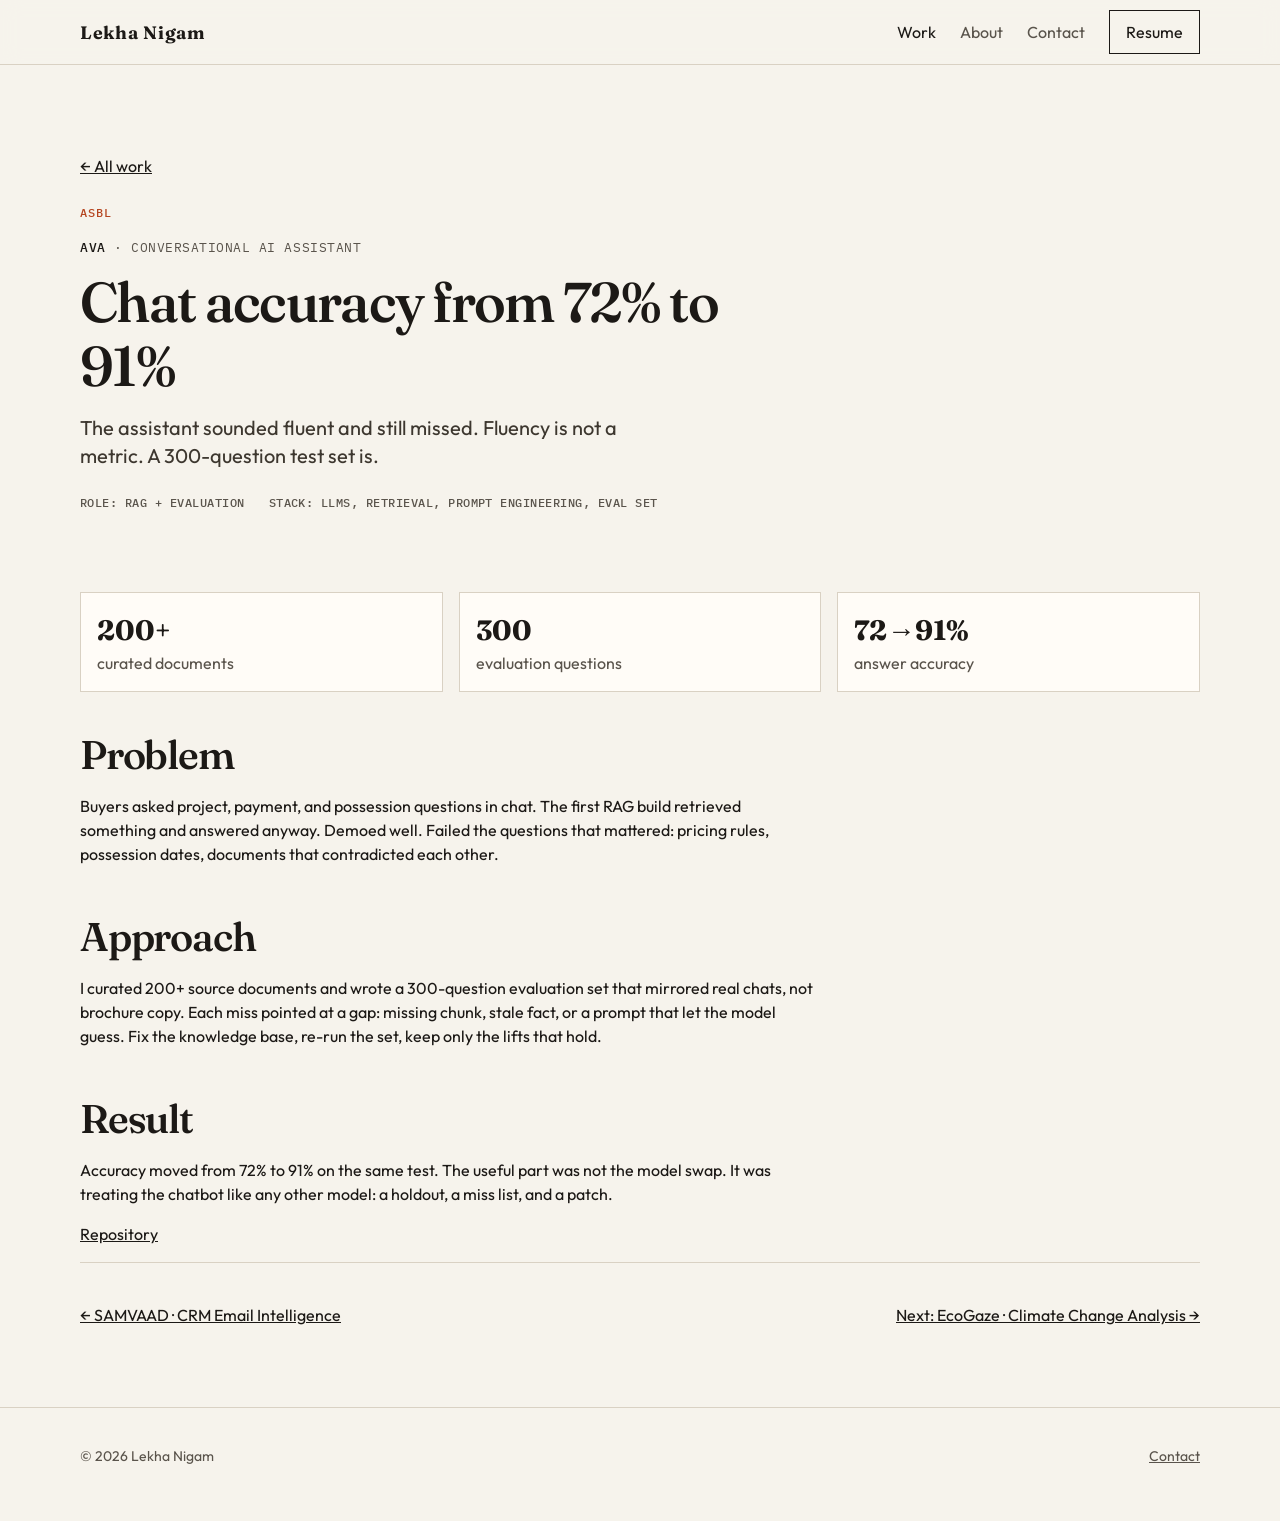
<file: work/ava.html>
<!DOCTYPE html>
<html lang="en">
  <head>
    <meta charset="utf-8" />
    <meta name="viewport" content="width=device-width, initial-scale=1" />
    <title>AVA: 72% to 91% chat accuracy · Lekha Nigam</title>
    <meta name="description" content="Case study: RAG chatbot evaluated on 300 questions and lifted from 72% to 91% accuracy." />
    <link rel="icon" href="../assets/favicon.svg" type="image/svg+xml" />
    <link rel="preconnect" href="https://fonts.googleapis.com" />
    <link rel="preconnect" href="https://fonts.gstatic.com" crossorigin />
    <link href="https://fonts.googleapis.com/css2?family=Fraunces:opsz,wght@9..144,560;9..144,680&family=IBM+Plex+Mono:wght@400;500&family=Outfit:wght@400;500&display=swap" rel="stylesheet" />
    <link rel="stylesheet" href="../styles.css" />
  </head>
  <body>
    <a class="skip" href="#content">Skip to content</a>
    <header class="nav">
      <div class="wrap nav-inner">
        <a class="mark" href="../index.html">Lekha Nigam</a>
        <nav class="nav-links" id="nav-links">
          <a href="../index.html#work" aria-current="page">Work</a>
          <a href="../index.html#about">About</a>
          <a href="../index.html#contact">Contact</a>
          <a class="nav-cta" href="../assets/LekhaNigam_Resume.pdf" download>Resume</a>
        </nav>
        <button class="menu" type="button" aria-expanded="false" aria-controls="nav-links">Menu</button>
      </div>
    </header>
    <main id="content">
      <article class="wrap">
        <header class="study-hero">
          <a class="crumb" href="../index.html#work">← All work</a>
          <p class="kicker">ASBL</p>
          <p class="study-name">AVA <span>· Conversational AI Assistant</span></p>
          <h1>Chat accuracy from 72% to 91%</h1>
          <p class="lede">The assistant sounded fluent and still missed. Fluency is not a metric. A 300-question test set is.</p>
          <p class="meta">
            <span>Role: RAG + evaluation</span>
            <span>Stack: LLMs, retrieval, prompt engineering, eval set</span>
          </p>
        </header>
        <ul class="metrics">
          <li><b>200+</b> curated documents</li>
          <li><b>300</b> evaluation questions</li>
          <li><b>72→91%</b> answer accuracy</li>
        </ul>
        <div class="study-grid">
          <section class="study-block">
            <h2>Problem</h2>
            <p>
              Buyers asked project, payment, and possession questions in chat.
              The first RAG build retrieved something and answered anyway.
              Demoed well. Failed the questions that mattered: pricing rules,
              possession dates, documents that contradicted each other.
            </p>
          </section>
          <section class="study-block">
            <h2>Approach</h2>
            <p>
              I curated 200+ source documents and wrote a 300-question
              evaluation set that mirrored real chats, not brochure copy. Each
              miss pointed at a gap: missing chunk, stale fact, or a prompt
              that let the model guess. Fix the knowledge base, re-run the
              set, keep only the lifts that hold.
            </p>
          </section>
          <section class="study-block">
            <h2>Result</h2>
            <p>
              Accuracy moved from 72% to 91% on the same test. The useful
              part was not the model swap. It was treating the chatbot like
              any other model: a holdout, a miss list, and a patch.
            </p>
            <p>
              <a href="https://github.com/lekha1221/My-Work-Repository/tree/main/Chatbot%20Development%20and%20training" target="_blank" rel="noreferrer">Repository</a>
            </p>
          </section>
        </div>
        <nav class="pager">
          <a href="samvaad.html">← SAMVAAD · CRM Email Intelligence</a>
          <a href="ecogaze.html">Next: EcoGaze · Climate Change Analysis →</a>
        </nav>
      </article>
    </main>
    <footer class="foot">
      <div class="wrap foot-inner">
        <p>© <span id="year">2026</span> Lekha Nigam</p>
        <p><a href="../index.html#contact">Contact</a></p>
      </div>
    </footer>
    <script src="../script.js"></script>
  </body>
</html>
</file>
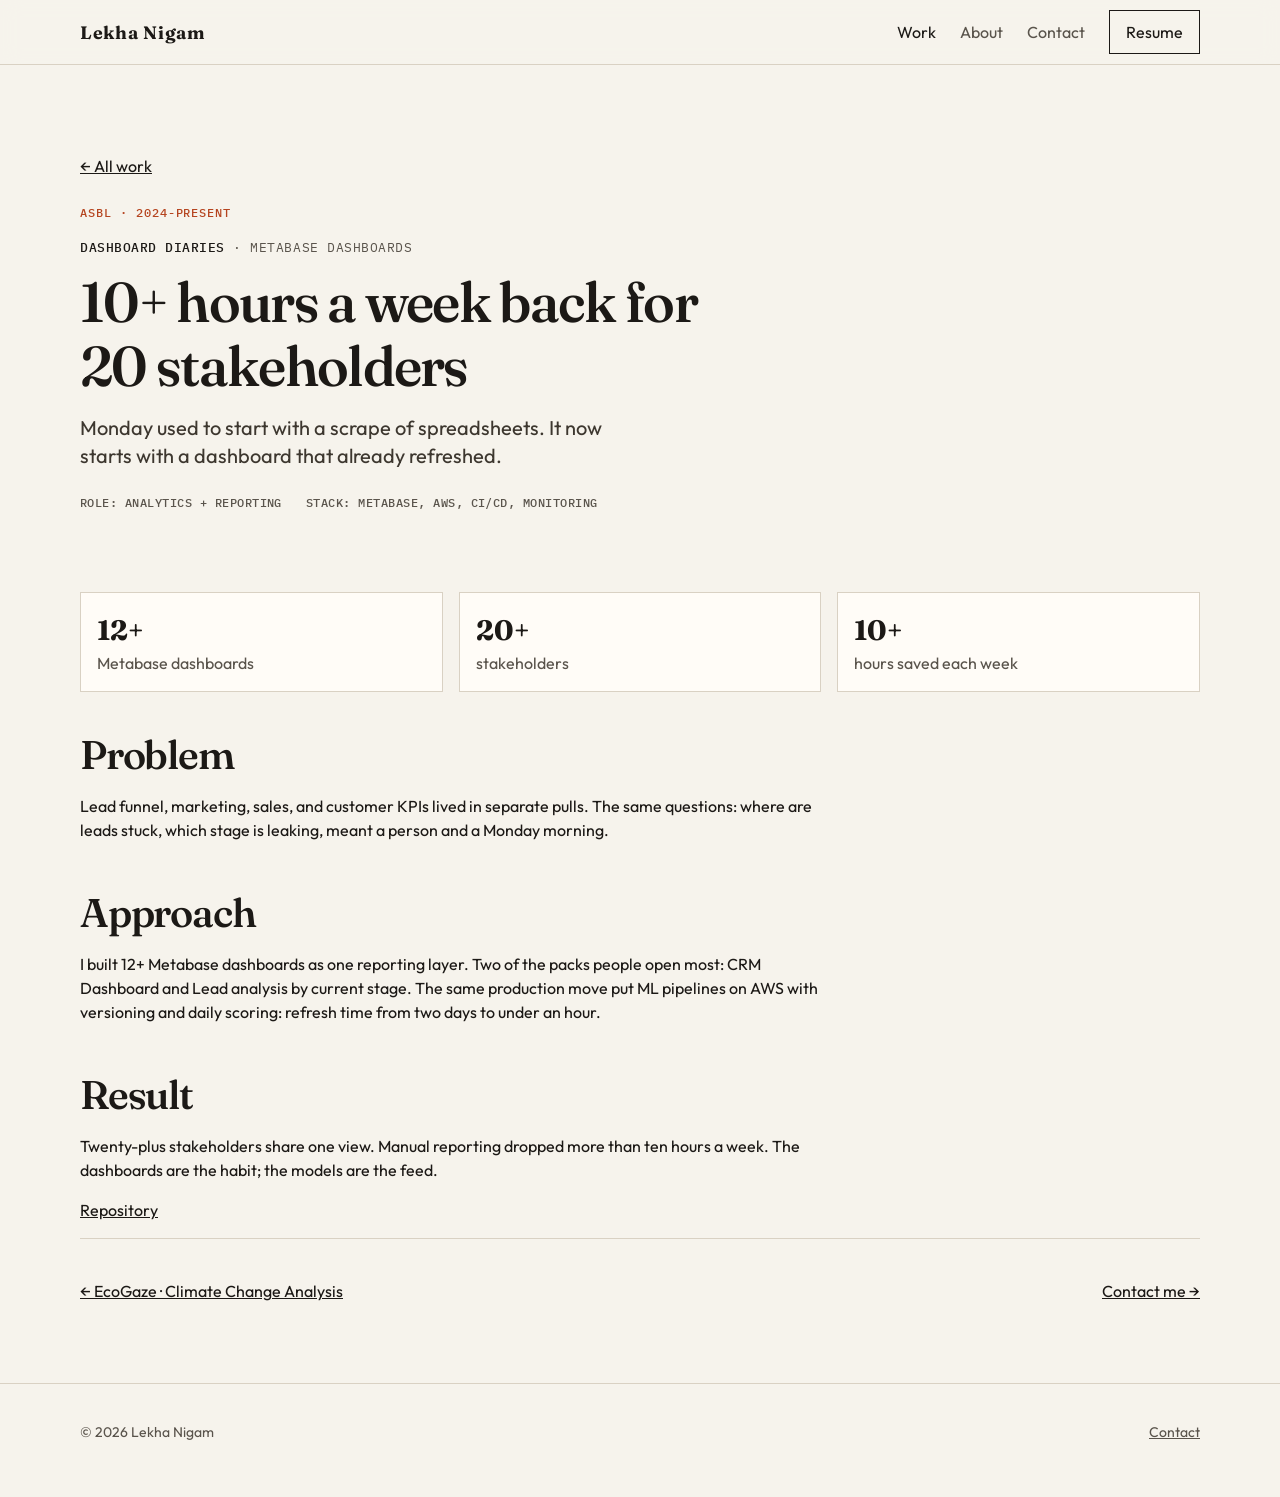
<file: work/dashboard-diaries.html>
<!DOCTYPE html>
<html lang="en">
  <head>
    <meta charset="utf-8" />
    <meta name="viewport" content="width=device-width, initial-scale=1" />
    <title>Dashboard Diaries: Metabase dashboards · Lekha Nigam</title>
    <meta name="description" content="Case study: Dashboard Diaries (Metabase dashboards): 12+ packs for lead funnel, marketing, and sales." />
    <link rel="icon" href="../assets/favicon.svg" type="image/svg+xml" />
    <link rel="preconnect" href="https://fonts.googleapis.com" />
    <link rel="preconnect" href="https://fonts.gstatic.com" crossorigin />
    <link href="https://fonts.googleapis.com/css2?family=Fraunces:opsz,wght@9..144,560;9..144,680&family=IBM+Plex+Mono:wght@400;500&family=Outfit:wght@400;500&display=swap" rel="stylesheet" />
    <link rel="stylesheet" href="../styles.css" />
  </head>
  <body>
    <a class="skip" href="#content">Skip to content</a>
    <header class="nav">
      <div class="wrap nav-inner">
        <a class="mark" href="../index.html">Lekha Nigam</a>
        <nav class="nav-links" id="nav-links">
          <a href="../index.html#work" aria-current="page">Work</a>
          <a href="../index.html#about">About</a>
          <a href="../index.html#contact">Contact</a>
          <a class="nav-cta" href="../assets/LekhaNigam_Resume.pdf" download>Resume</a>
        </nav>
        <button class="menu" type="button" aria-expanded="false" aria-controls="nav-links">Menu</button>
      </div>
    </header>
    <main id="content">
      <article class="wrap">
        <header class="study-hero">
          <a class="crumb" href="../index.html#work">← All work</a>
          <p class="kicker">ASBL · 2024-present</p>
          <p class="study-name">Dashboard Diaries <span>· Metabase dashboards</span></p>
          <h1>10+ hours a week back for 20 stakeholders</h1>
          <p class="lede">Monday used to start with a scrape of spreadsheets. It now starts with a dashboard that already refreshed.</p>
          <p class="meta">
            <span>Role: analytics + reporting</span>
            <span>Stack: Metabase, AWS, CI/CD, monitoring</span>
          </p>
        </header>
        <ul class="metrics">
          <li><b>12+</b> Metabase dashboards</li>
          <li><b>20+</b> stakeholders</li>
          <li><b>10+</b> hours saved each week</li>
        </ul>
        <div class="study-grid">
          <section class="study-block">
            <h2>Problem</h2>
            <p>
              Lead funnel, marketing, sales, and customer KPIs lived in
              separate pulls. The same questions: where are leads stuck, which
              stage is leaking, meant a person and a Monday morning.
            </p>
          </section>
          <section class="study-block">
            <h2>Approach</h2>
            <p>
              I built 12+ Metabase dashboards as one reporting layer. Two of
              the packs people open most: CRM Dashboard and Lead analysis by
              current stage. The same production move put ML pipelines on AWS
              with versioning and daily scoring: refresh time from two days
              to under an hour.
            </p>
          </section>
          <section class="study-block">
            <h2>Result</h2>
            <p>
              Twenty-plus stakeholders share one view. Manual reporting dropped
              more than ten hours a week. The dashboards are the habit; the
              models are the feed.
            </p>
            <p>
              <a href="https://github.com/lekha1221/My-Work-Repository/tree/main/Dashboard%20Dairies" target="_blank" rel="noreferrer">Repository</a>
            </p>
          </section>
        </div>
        <nav class="pager">
          <a href="ecogaze.html">← EcoGaze · Climate Change Analysis</a>
          <a href="../index.html#contact">Contact me →</a>
        </nav>
      </article>
    </main>
    <footer class="foot">
      <div class="wrap foot-inner">
        <p>© <span id="year">2026</span> Lekha Nigam</p>
        <p><a href="../index.html#contact">Contact</a></p>
      </div>
    </footer>
    <script src="../script.js"></script>
  </body>
</html>
</file>
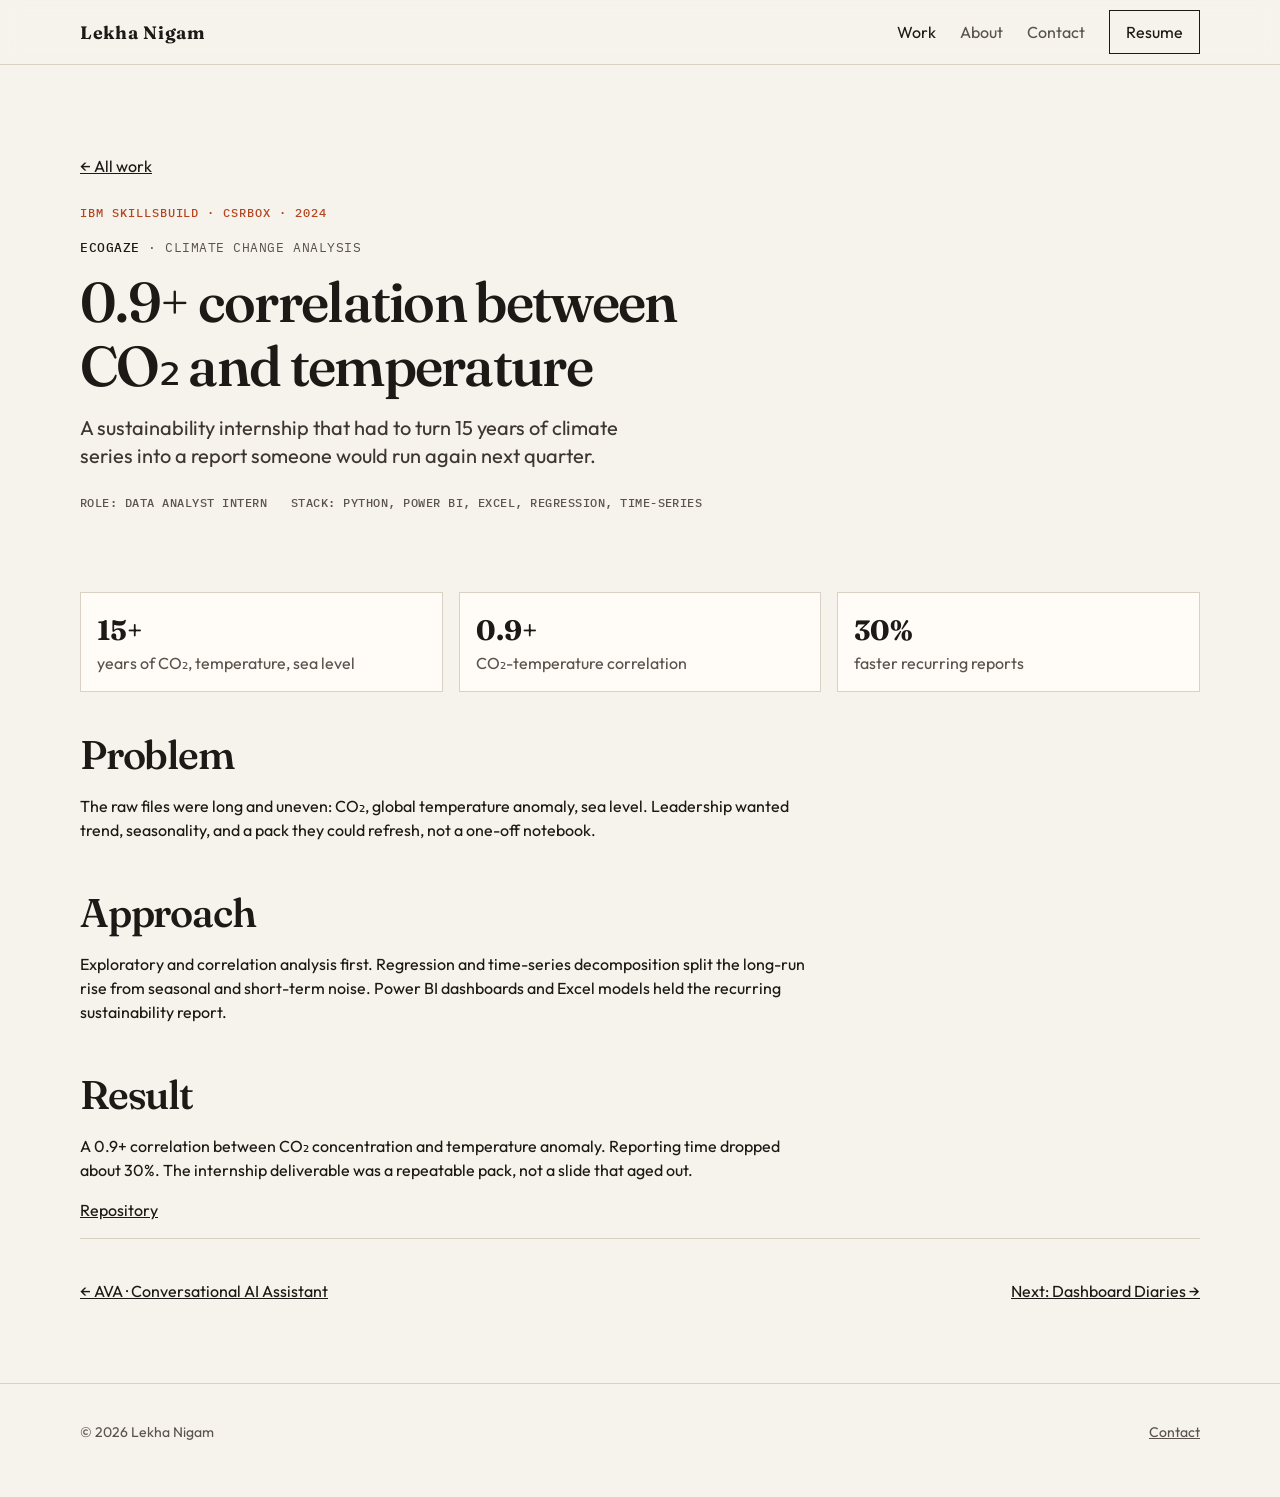
<file: work/ecogaze.html>
<!DOCTYPE html>
<html lang="en">
  <head>
    <meta charset="utf-8" />
    <meta name="viewport" content="width=device-width, initial-scale=1" />
    <title>EcoGaze: Climate Change Analysis · Lekha Nigam</title>
    <meta name="description" content="Case study: EcoGaze (Climate Change Analysis): 15 years of CO₂, temperature, and sea-level data." />
    <link rel="icon" href="../assets/favicon.svg" type="image/svg+xml" />
    <link rel="preconnect" href="https://fonts.googleapis.com" />
    <link rel="preconnect" href="https://fonts.gstatic.com" crossorigin />
    <link href="https://fonts.googleapis.com/css2?family=Fraunces:opsz,wght@9..144,560;9..144,680&family=IBM+Plex+Mono:wght@400;500&family=Outfit:wght@400;500&display=swap" rel="stylesheet" />
    <link rel="stylesheet" href="../styles.css" />
  </head>
  <body>
    <a class="skip" href="#content">Skip to content</a>
    <header class="nav">
      <div class="wrap nav-inner">
        <a class="mark" href="../index.html">Lekha Nigam</a>
        <nav class="nav-links" id="nav-links">
          <a href="../index.html#work" aria-current="page">Work</a>
          <a href="../index.html#about">About</a>
          <a href="../index.html#contact">Contact</a>
          <a class="nav-cta" href="../assets/LekhaNigam_Resume.pdf" download>Resume</a>
        </nav>
        <button class="menu" type="button" aria-expanded="false" aria-controls="nav-links">Menu</button>
      </div>
    </header>
    <main id="content">
      <article class="wrap">
        <header class="study-hero">
          <a class="crumb" href="../index.html#work">← All work</a>
          <p class="kicker">IBM SkillsBuild · CSRBOX · 2024</p>
          <p class="study-name">EcoGaze <span>· Climate Change Analysis</span></p>
          <h1>0.9+ correlation between CO₂ and temperature</h1>
          <p class="lede">A sustainability internship that had to turn 15 years of climate series into a report someone would run again next quarter.</p>
          <p class="meta">
            <span>Role: data analyst intern</span>
            <span>Stack: Python, Power BI, Excel, regression, time-series</span>
          </p>
        </header>
        <ul class="metrics">
          <li><b>15+</b> years of CO₂, temperature, sea level</li>
          <li><b>0.9+</b> CO₂-temperature correlation</li>
          <li><b>30%</b> faster recurring reports</li>
        </ul>
        <div class="study-grid">
          <section class="study-block">
            <h2>Problem</h2>
            <p>
              The raw files were long and uneven: CO₂, global temperature
              anomaly, sea level. Leadership wanted trend, seasonality, and a
              pack they could refresh, not a one-off notebook.
            </p>
          </section>
          <section class="study-block">
            <h2>Approach</h2>
            <p>
              Exploratory and correlation analysis first. Regression and
              time-series decomposition split the long-run rise from seasonal
              and short-term noise. Power BI dashboards and Excel models held
              the recurring sustainability report.
            </p>
          </section>
          <section class="study-block">
            <h2>Result</h2>
            <p>
              A 0.9+ correlation between CO₂ concentration and temperature
              anomaly. Reporting time dropped about 30%. The internship
              deliverable was a repeatable pack, not a slide that aged out.
            </p>
            <p>
              <a href="https://github.com/lekha1221/My-Work-Repository/tree/main/EcoGaze_%20Climate%20Change%20Analysis" target="_blank" rel="noreferrer">Repository</a>
            </p>
          </section>
        </div>
        <nav class="pager">
          <a href="ava.html">← AVA · Conversational AI Assistant</a>
          <a href="dashboard-diaries.html">Next: Dashboard Diaries →</a>
        </nav>
      </article>
    </main>
    <footer class="foot">
      <div class="wrap foot-inner">
        <p>© <span id="year">2026</span> Lekha Nigam</p>
        <p><a href="../index.html#contact">Contact</a></p>
      </div>
    </footer>
    <script src="../script.js"></script>
  </body>
</html>
</file>
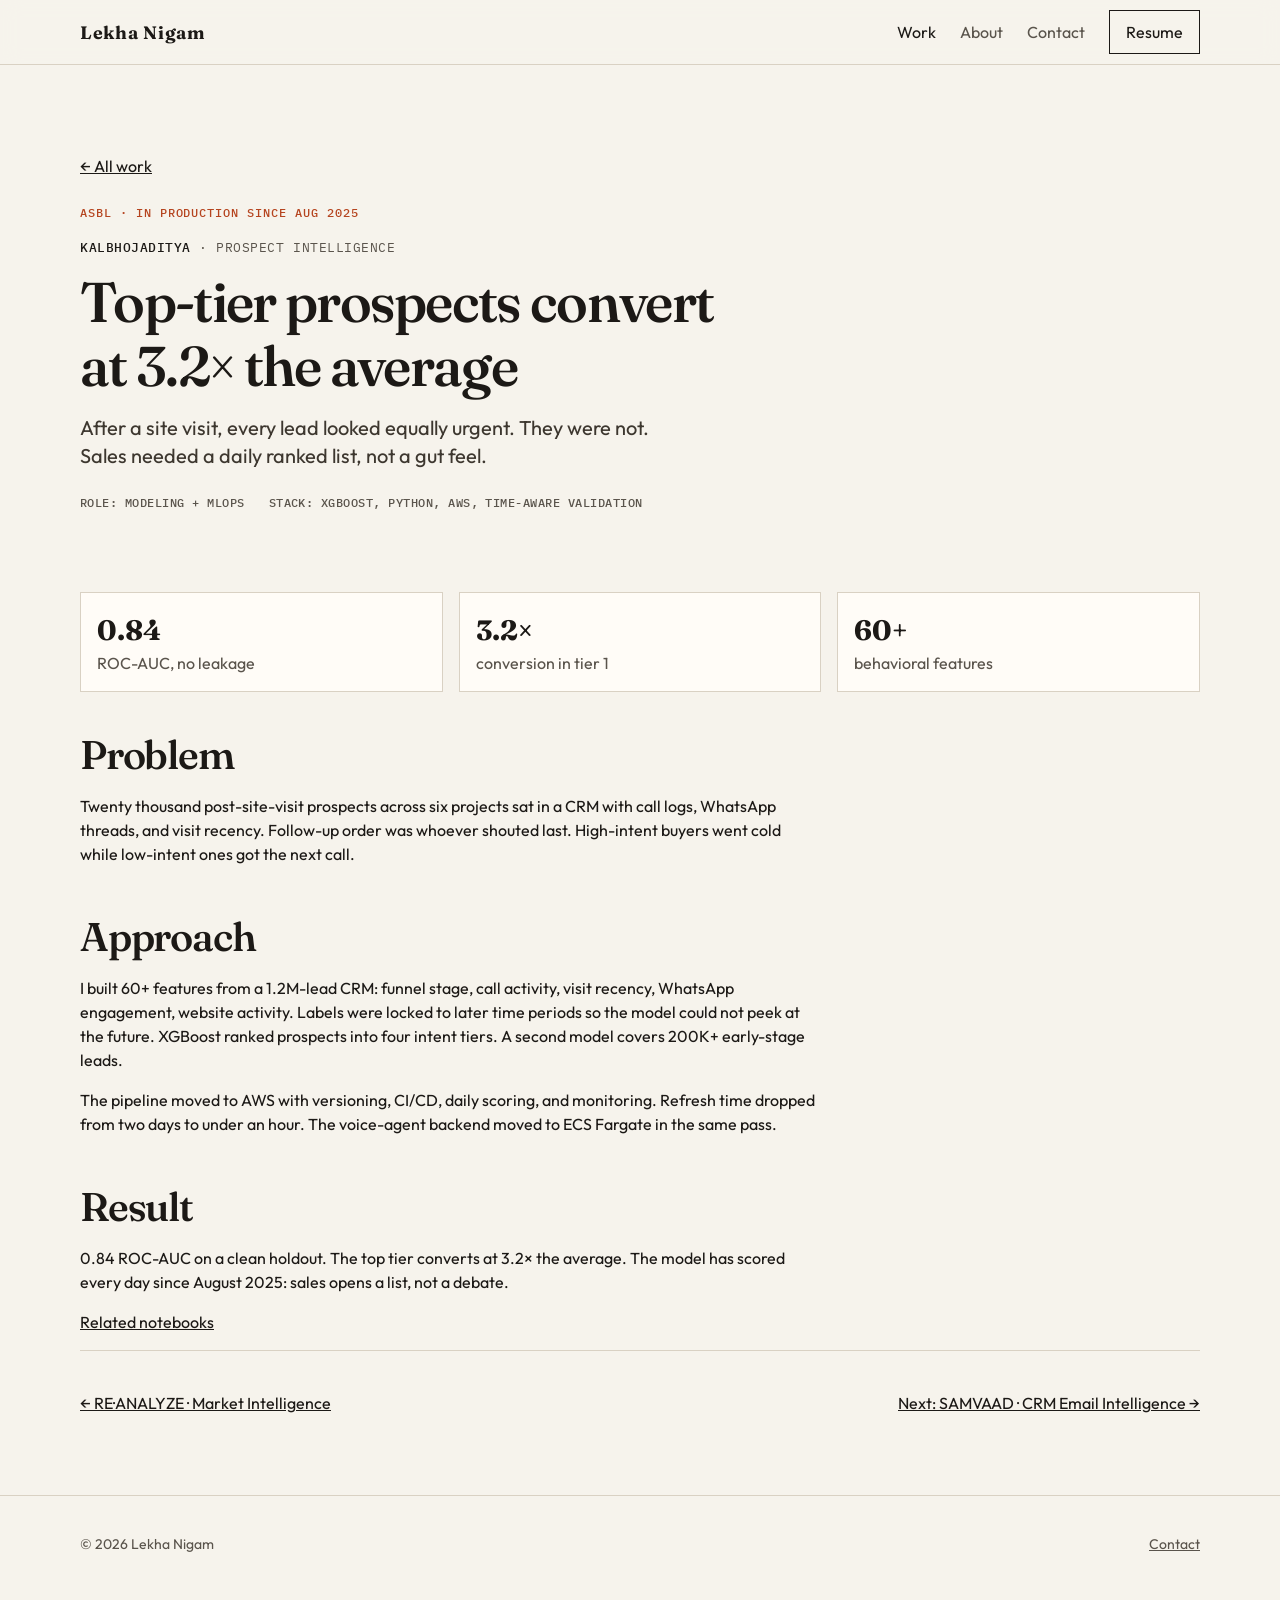
<file: work/kalbhojaditya.html>
<!DOCTYPE html>
<html lang="en">
  <head>
    <meta charset="utf-8" />
    <meta name="viewport" content="width=device-width, initial-scale=1" />
    <title>KALBHOJADITYA: 3.2× top-tier conversion · Lekha Nigam</title>
    <meta name="description" content="Case study: XGBoost prospect ranking that puts the hottest site-visit leads first." />
    <link rel="icon" href="../assets/favicon.svg" type="image/svg+xml" />
    <link rel="preconnect" href="https://fonts.googleapis.com" />
    <link rel="preconnect" href="https://fonts.gstatic.com" crossorigin />
    <link href="https://fonts.googleapis.com/css2?family=Fraunces:opsz,wght@9..144,560;9..144,680&family=IBM+Plex+Mono:wght@400;500&family=Outfit:wght@400;500&display=swap" rel="stylesheet" />
    <link rel="stylesheet" href="../styles.css" />
  </head>
  <body>
    <a class="skip" href="#content">Skip to content</a>
    <header class="nav">
      <div class="wrap nav-inner">
        <a class="mark" href="../index.html">Lekha Nigam</a>
        <nav class="nav-links" id="nav-links">
          <a href="../index.html#work" aria-current="page">Work</a>
          <a href="../index.html#about">About</a>
          <a href="../index.html#contact">Contact</a>
          <a class="nav-cta" href="../assets/LekhaNigam_Resume.pdf" download>Resume</a>
        </nav>
        <button class="menu" type="button" aria-expanded="false" aria-controls="nav-links">Menu</button>
      </div>
    </header>
    <main id="content">
      <article class="wrap">
        <header class="study-hero">
          <a class="crumb" href="../index.html#work">← All work</a>
          <p class="kicker">ASBL · in production since Aug 2025</p>
          <p class="study-name">KALBHOJADITYA <span>· Prospect Intelligence</span></p>
          <h1>Top-tier prospects convert at 3.2× the average</h1>
          <p class="lede">After a site visit, every lead looked equally urgent. They were not. Sales needed a daily ranked list, not a gut feel.</p>
          <p class="meta">
            <span>Role: modeling + MLOps</span>
            <span>Stack: XGBoost, Python, AWS, time-aware validation</span>
          </p>
        </header>
        <ul class="metrics">
          <li><b>0.84</b> ROC-AUC, no leakage</li>
          <li><b>3.2×</b> conversion in tier 1</li>
          <li><b>60+</b> behavioral features</li>
        </ul>
        <div class="study-grid">
          <section class="study-block">
            <h2>Problem</h2>
            <p>
              Twenty thousand post-site-visit prospects across six projects sat
              in a CRM with call logs, WhatsApp threads, and visit recency.
              Follow-up order was whoever shouted last. High-intent buyers went
              cold while low-intent ones got the next call.
            </p>
          </section>
          <section class="study-block">
            <h2>Approach</h2>
            <p>
              I built 60+ features from a 1.2M-lead CRM: funnel stage, call
              activity, visit recency, WhatsApp engagement, website activity.
              Labels were locked to later time periods so the model could not
              peek at the future. XGBoost ranked prospects into four intent
              tiers. A second model covers 200K+ early-stage leads.
            </p>
            <p>
              The pipeline moved to AWS with versioning, CI/CD, daily scoring,
              and monitoring. Refresh time dropped from two days to under an
              hour. The voice-agent backend moved to ECS Fargate in the same
              pass.
            </p>
          </section>
          <section class="study-block">
            <h2>Result</h2>
            <p>
              0.84 ROC-AUC on a clean holdout. The top tier converts at 3.2×
              the average. The model has scored every day since August 2025:
              sales opens a list, not a debate.
            </p>
            <p>
              <a href="https://github.com/lekha1221/lead-quality-model" target="_blank" rel="noreferrer">Related notebooks</a>
            </p>
          </section>
        </div>
        <nav class="pager">
          <a href="re-analyze.html">← RE·ANALYZE · Market Intelligence</a>
          <a href="samvaad.html">Next: SAMVAAD · CRM Email Intelligence →</a>
        </nav>
      </article>
    </main>
    <footer class="foot">
      <div class="wrap foot-inner">
        <p>© <span id="year">2026</span> Lekha Nigam</p>
        <p><a href="../index.html#contact">Contact</a></p>
      </div>
    </footer>
    <script src="../script.js"></script>
  </body>
</html>
</file>
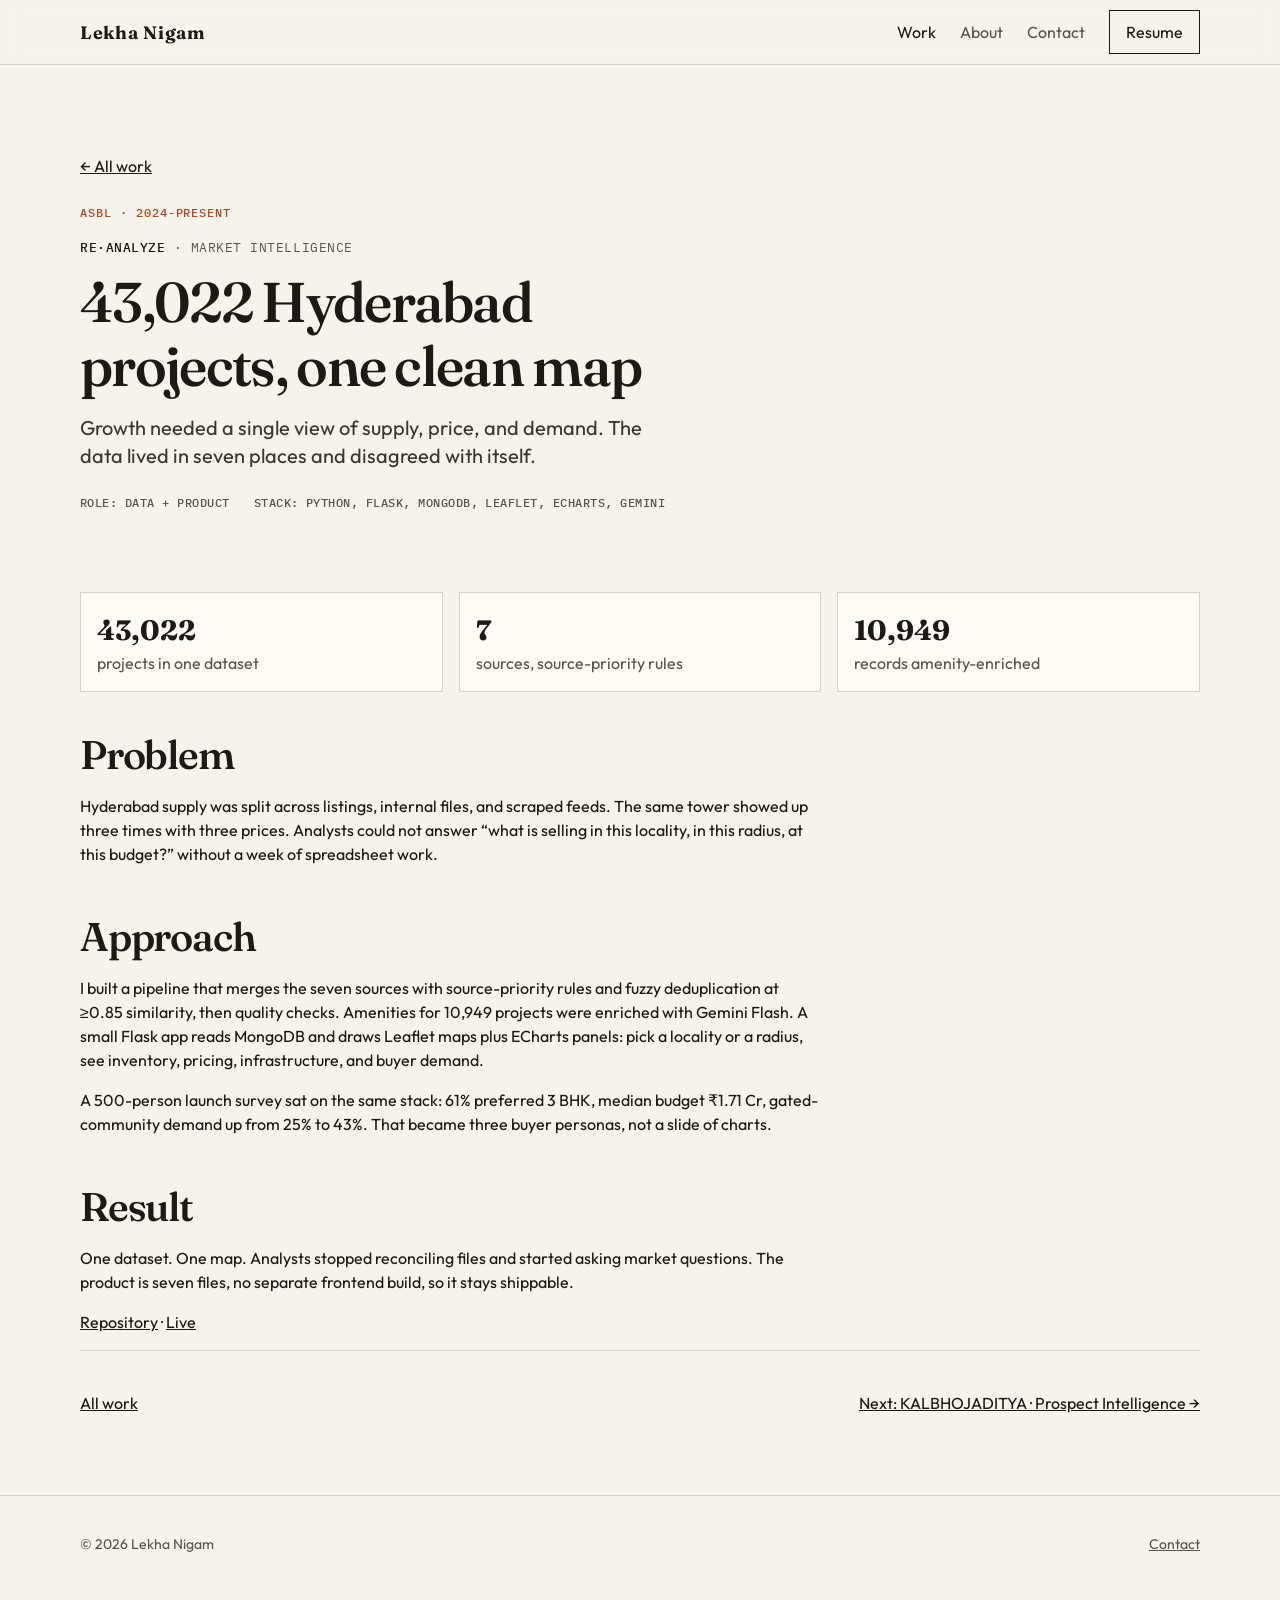
<file: work/re-analyze.html>
<!DOCTYPE html>
<html lang="en">
  <head>
    <meta charset="utf-8" />
    <meta name="viewport" content="width=device-width, initial-scale=1" />
    <title>RE·ANALYZE: 43,022 projects, one map · Lekha Nigam</title>
    <meta name="description" content="Case study: Hyderabad market intelligence from seven real-estate sources, served as a Flask + MongoDB map." />
    <link rel="icon" href="../assets/favicon.svg" type="image/svg+xml" />
    <link rel="preconnect" href="https://fonts.googleapis.com" />
    <link rel="preconnect" href="https://fonts.gstatic.com" crossorigin />
    <link href="https://fonts.googleapis.com/css2?family=Fraunces:opsz,wght@9..144,560;9..144,680&family=IBM+Plex+Mono:wght@400;500&family=Outfit:wght@400;500&display=swap" rel="stylesheet" />
    <link rel="stylesheet" href="../styles.css" />
  </head>
  <body>
    <a class="skip" href="#content">Skip to content</a>
    <header class="nav">
      <div class="wrap nav-inner">
        <a class="mark" href="../index.html">Lekha Nigam</a>
        <nav class="nav-links" id="nav-links">
          <a href="../index.html#work" aria-current="page">Work</a>
          <a href="../index.html#about">About</a>
          <a href="../index.html#contact">Contact</a>
          <a class="nav-cta" href="../assets/LekhaNigam_Resume.pdf" download>Resume</a>
        </nav>
        <button class="menu" type="button" aria-expanded="false" aria-controls="nav-links">Menu</button>
      </div>
    </header>
    <main id="content">
      <article class="wrap">
        <header class="study-hero">
          <a class="crumb" href="../index.html#work">← All work</a>
          <p class="kicker">ASBL · 2024-present</p>
          <p class="study-name">RE·ANALYZE <span>· Market Intelligence</span></p>
          <h1>43,022 Hyderabad projects, one clean map</h1>
          <p class="lede">Growth needed a single view of supply, price, and demand. The data lived in seven places and disagreed with itself.</p>
          <p class="meta">
            <span>Role: data + product</span>
            <span>Stack: Python, Flask, MongoDB, Leaflet, ECharts, Gemini</span>
          </p>
        </header>
        <ul class="metrics">
          <li><b>43,022</b> projects in one dataset</li>
          <li><b>7</b> sources, source-priority rules</li>
          <li><b>10,949</b> records amenity-enriched</li>
        </ul>
        <div class="study-grid">
          <section class="study-block">
            <h2>Problem</h2>
            <p>
              Hyderabad supply was split across listings, internal files, and
              scraped feeds. The same tower showed up three times with three
              prices. Analysts could not answer “what is selling in this
              locality, in this radius, at this budget?” without a week of
              spreadsheet work.
            </p>
          </section>
          <section class="study-block">
            <h2>Approach</h2>
            <p>
              I built a pipeline that merges the seven sources with
              source-priority rules and fuzzy deduplication at ≥0.85 similarity,
              then quality checks. Amenities for 10,949 projects were enriched
              with Gemini Flash. A small Flask app reads MongoDB and draws
              Leaflet maps plus ECharts panels: pick a locality or a radius,
              see inventory, pricing, infrastructure, and buyer demand.
            </p>
            <p>
              A 500-person launch survey sat on the same stack: 61% preferred
              3 BHK, median budget ₹1.71 Cr, gated-community demand up from
              25% to 43%. That became three buyer personas, not a slide of
              charts.
            </p>
          </section>
          <section class="study-block">
            <h2>Result</h2>
            <p>
              One dataset. One map. Analysts stopped reconciling files and
              started asking market questions. The product is seven files,
              no separate frontend build, so it stays shippable.
            </p>
            <p>
              <a href="https://github.com/lekha1221/Market-Intelligence" target="_blank" rel="noreferrer">Repository</a>
              ·
              <a href="https://market-intelligence-sooty.vercel.app/" target="_blank" rel="noreferrer">Live</a>
            </p>
          </section>
        </div>
        <nav class="pager">
          <a href="../index.html#work">All work</a>
          <a href="kalbhojaditya.html">Next: KALBHOJADITYA · Prospect Intelligence →</a>
        </nav>
      </article>
    </main>
    <footer class="foot">
      <div class="wrap foot-inner">
        <p>© <span id="year">2026</span> Lekha Nigam</p>
        <p><a href="../index.html#contact">Contact</a></p>
      </div>
    </footer>
    <script src="../script.js"></script>
  </body>
</html>
</file>
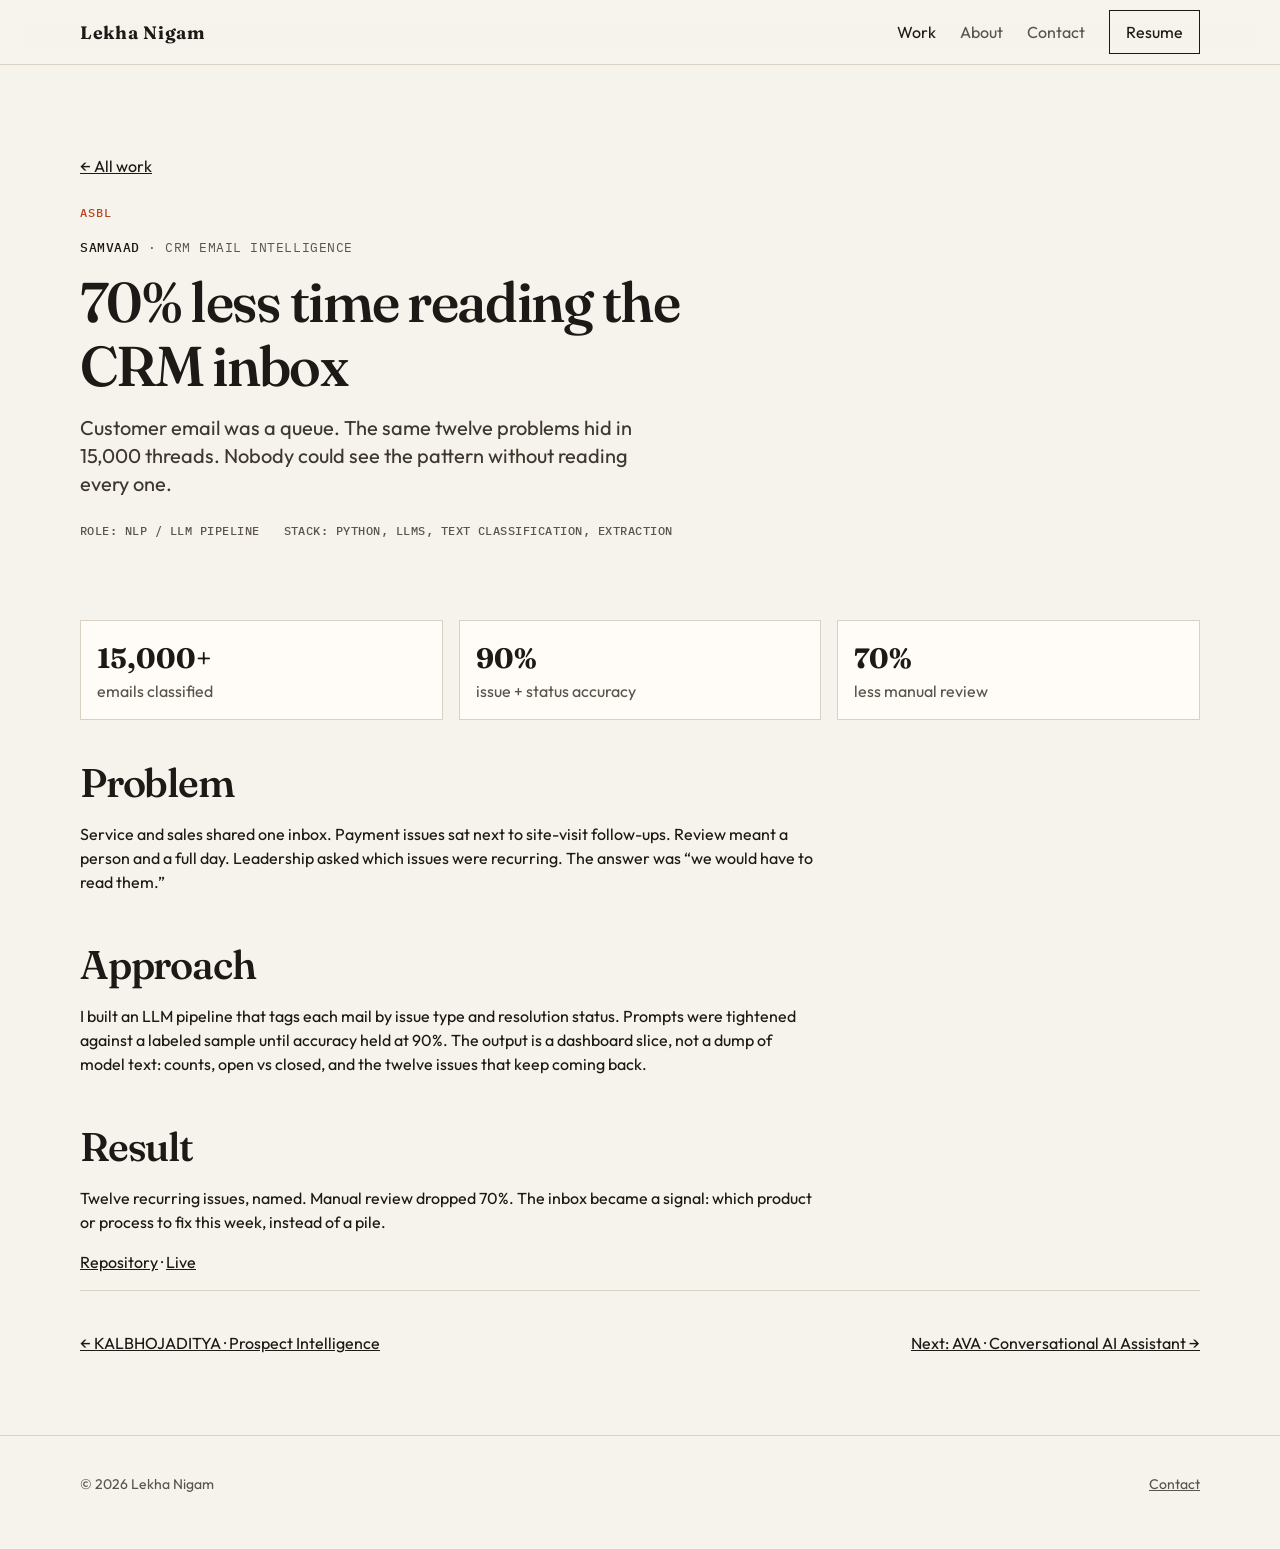
<file: work/samvaad.html>
<!DOCTYPE html>
<html lang="en">
  <head>
    <meta charset="utf-8" />
    <meta name="viewport" content="width=device-width, initial-scale=1" />
    <title>SAMVAAD: 70% less inbox review · Lekha Nigam</title>
    <meta name="description" content="Case study: LLM pipeline that classifies 15,000+ CRM emails by issue and resolution." />
    <link rel="icon" href="../assets/favicon.svg" type="image/svg+xml" />
    <link rel="preconnect" href="https://fonts.googleapis.com" />
    <link rel="preconnect" href="https://fonts.gstatic.com" crossorigin />
    <link href="https://fonts.googleapis.com/css2?family=Fraunces:opsz,wght@9..144,560;9..144,680&family=IBM+Plex+Mono:wght@400;500&family=Outfit:wght@400;500&display=swap" rel="stylesheet" />
    <link rel="stylesheet" href="../styles.css" />
  </head>
  <body>
    <a class="skip" href="#content">Skip to content</a>
    <header class="nav">
      <div class="wrap nav-inner">
        <a class="mark" href="../index.html">Lekha Nigam</a>
        <nav class="nav-links" id="nav-links">
          <a href="../index.html#work" aria-current="page">Work</a>
          <a href="../index.html#about">About</a>
          <a href="../index.html#contact">Contact</a>
          <a class="nav-cta" href="../assets/LekhaNigam_Resume.pdf" download>Resume</a>
        </nav>
        <button class="menu" type="button" aria-expanded="false" aria-controls="nav-links">Menu</button>
      </div>
    </header>
    <main id="content">
      <article class="wrap">
        <header class="study-hero">
          <a class="crumb" href="../index.html#work">← All work</a>
          <p class="kicker">ASBL</p>
          <p class="study-name">SAMVAAD <span>· CRM Email Intelligence</span></p>
          <h1>70% less time reading the CRM inbox</h1>
          <p class="lede">Customer email was a queue. The same twelve problems hid in 15,000 threads. Nobody could see the pattern without reading every one.</p>
          <p class="meta">
            <span>Role: NLP / LLM pipeline</span>
            <span>Stack: Python, LLMs, text classification, extraction</span>
          </p>
        </header>
        <ul class="metrics">
          <li><b>15,000+</b> emails classified</li>
          <li><b>90%</b> issue + status accuracy</li>
          <li><b>70%</b> less manual review</li>
        </ul>
        <div class="study-grid">
          <section class="study-block">
            <h2>Problem</h2>
            <p>
              Service and sales shared one inbox. Payment issues sat next to
              site-visit follow-ups. Review meant a person and a full day.
              Leadership asked which issues were recurring. The answer was
              “we would have to read them.”
            </p>
          </section>
          <section class="study-block">
            <h2>Approach</h2>
            <p>
              I built an LLM pipeline that tags each mail by issue type and
              resolution status. Prompts were tightened against a labeled
              sample until accuracy held at 90%. The output is a dashboard
              slice, not a dump of model text: counts, open vs closed, and
              the twelve issues that keep coming back.
            </p>
          </section>
          <section class="study-block">
            <h2>Result</h2>
            <p>
              Twelve recurring issues, named. Manual review dropped 70%. The
              inbox became a signal: which product or process to fix this
              week, instead of a pile.
            </p>
            <p>
              <a href="https://github.com/lekha1221/CRM-Email-Intelligence" target="_blank" rel="noreferrer">Repository</a>
              ·
              <a href="https://lekha-samvaad.vercel.app/" target="_blank" rel="noreferrer">Live</a>
            </p>
          </section>
        </div>
        <nav class="pager">
          <a href="kalbhojaditya.html">← KALBHOJADITYA · Prospect Intelligence</a>
          <a href="ava.html">Next: AVA · Conversational AI Assistant →</a>
        </nav>
      </article>
    </main>
    <footer class="foot">
      <div class="wrap foot-inner">
        <p>© <span id="year">2026</span> Lekha Nigam</p>
        <p><a href="../index.html#contact">Contact</a></p>
      </div>
    </footer>
    <script src="../script.js"></script>
  </body>
</html>
</file>
<file: editorial.css>
:root {
  --paper: #efe6d6;
  --ink: #1b1612;
  --muted: #5e564d;
  --rule: #c9bba4;
  --accent: #b5441f;
  --forest: #24382d;
  --card: #f7f1e6;
  --serif: "Fraunces", "Iowan Old Style", "Palatino Linotype", serif;
  --sans: "Outfit", "Avenir Next", "Segoe UI", sans-serif;
  --mono: "IBM Plex Mono", ui-monospace, monospace;
}

* {
  box-sizing: border-box;
}

html {
  scroll-behavior: smooth;
}

body {
  margin: 0;
  background: var(--paper);
  color: var(--ink);
  font-family: var(--sans);
  font-weight: 420;
  font-size: 17px;
  line-height: 1.55;
  letter-spacing: 0.01em;
}

body::before {
  content: "";
  position: fixed;
  inset: 0;
  pointer-events: none;
  z-index: 8;
  opacity: 0.16;
  background-image: url("data:image/svg+xml,%3Csvg viewBox='0 0 200 200' xmlns='http://www.w3.org/2000/svg'%3E%3Cfilter id='n'%3E%3CfeTurbulence type='fractalNoise' baseFrequency='0.85' numOctaves='4' stitchTiles='stitch'/%3E%3C/filter%3E%3Crect width='100%25' height='100%25' filter='url(%23n)'/%3E%3C/svg%3E");
}

a {
  color: inherit;
}

img {
  max-width: 100%;
  display: block;
}

.skip {
  position: absolute;
  left: 1rem;
  top: -4rem;
  background: var(--ink);
  color: var(--paper);
  padding: 0.5rem 0.8rem;
  z-index: 20;
}

.skip:focus {
  top: 1rem;
}

.mast {
  position: sticky;
  top: 0;
  z-index: 12;
  display: grid;
  grid-template-columns: auto 1fr auto;
  align-items: center;
  gap: 1.2rem;
  padding: 0.75rem 6vw;
  background: color-mix(in srgb, var(--paper) 88%, transparent);
  backdrop-filter: blur(12px);
  border-bottom: 1px solid var(--rule);
  border-top: 3px solid var(--accent);
}

.mark {
  font-family: var(--serif);
  font-weight: 680;
  font-size: 1.2rem;
  text-decoration: none;
  letter-spacing: 0.06em;
}

.mast-issue {
  margin: 0;
  font-family: var(--mono);
  font-size: 0.68rem;
  letter-spacing: 0.12em;
  text-transform: uppercase;
  color: var(--muted);
}

.nav-links {
  display: flex;
  gap: 1.15rem;
  align-items: center;
  justify-self: end;
}

.nav-links a {
  text-decoration: none;
  font-size: 0.9rem;
  color: var(--muted);
}

.nav-links a:hover,
.nav-links a:focus-visible {
  color: var(--ink);
}

.nav-resume {
  border: 1px solid var(--ink);
  padding: 0.32rem 0.7rem;
  color: var(--ink) !important;
  min-height: 44px;
  display: inline-flex;
  align-items: center;
}

.menu {
  display: none;
  border: 1px solid var(--ink);
  background: transparent;
  font: inherit;
  min-height: 44px;
  padding: 0.28rem 0.7rem;
}

.hero {
  padding: 5.5rem 6vw 3.5rem;
  border-bottom: 1px solid var(--rule);
}

.eyebrow {
  margin: 0 0 0.8rem;
  font-family: var(--mono);
  font-size: 0.74rem;
  letter-spacing: 0.1em;
  text-transform: uppercase;
  color: var(--accent);
}

.hero-grid {
  display: grid;
  grid-template-columns: minmax(0, 1.35fr) minmax(200px, 0.55fr);
  gap: 3.5rem;
  align-items: end;
}

.hero h1 {
  margin: 0.2rem 0 0;
  font-family: var(--serif);
  font-weight: 560;
  line-height: 0.82;
  letter-spacing: -0.04em;
}

.hero h1 span,
.hero h1 em {
  display: block;
  font-size: clamp(4.2rem, 12vw, 9.4rem);
  font-style: normal;
}

.hero h1 em {
  font-style: italic;
  font-weight: 400;
  color: var(--accent);
}

.lede {
  max-width: 34rem;
  margin: 1.8rem 0 0;
  font-family: var(--serif);
  font-size: clamp(1.3rem, 2.3vw, 1.8rem);
  font-weight: 400;
  font-style: italic;
  line-height: 1.3;
}

.hero-meta {
  margin: 1.1rem 0 0;
  color: var(--muted);
  font-size: 0.95rem;
}

.hero-links {
  display: flex;
  flex-wrap: wrap;
  gap: 0.9rem 1.3rem;
  margin-top: 1.8rem;
}

.hero-links a,
.btn,
.contact-list a {
  font-size: 0.95rem;
  text-underline-offset: 0.22em;
}

.hero-links a:hover {
  color: var(--accent);
}

.portrait {
  margin: 0;
  justify-self: end;
  width: 200px;
  height: 200px;
}

.portrait img {
  width: 200px;
  height: 200px;
  object-fit: cover;
  object-position: 50% 22%;
  border-radius: 50%;
  border: 1px solid var(--rule);
  filter: saturate(0.92) contrast(1.04);
}

.proof {
  display: grid;
  grid-template-columns: repeat(5, minmax(0, 1fr));
  gap: 0;
  padding: 0 6vw;
  border-bottom: 1px solid var(--rule);
}

.proof div {
  padding: 1.5rem 1rem 1.5rem 0;
  border-right: 1px solid var(--rule);
}

.proof div:last-child {
  border-right: 0;
}

.proof strong {
  display: block;
  font-family: var(--serif);
  font-size: clamp(1.7rem, 2.8vw, 2.4rem);
  font-weight: 560;
  letter-spacing: -0.03em;
}

.proof span {
  display: block;
  margin-top: 0.3rem;
  color: var(--muted);
  font-size: 0.82rem;
}

.section {
  padding: 5.2rem 6vw;
  border-bottom: 1px solid var(--rule);
  scroll-margin-top: 4.4rem;
}

.section-head {
  max-width: 42rem;
  margin-bottom: 2.6rem;
}

.section-head h2,
.case h3,
.about h2,
.teaching h2,
.contact h2 {
  margin: 0;
  font-family: var(--serif);
  font-weight: 560;
  letter-spacing: -0.03em;
  line-height: 1.12;
}

.section-head h2 {
  font-size: clamp(2.1rem, 4.2vw, 3.2rem);
}

.case {
  position: relative;
  display: grid;
  grid-template-columns: 5.5rem 1fr;
  gap: 1.2rem;
  padding: 2.6rem 0;
  border-top: 1px solid var(--rule);
  scroll-margin-top: 4.6rem;
}

.case:first-of-type,
.feature {
  border-top: 0;
  padding-top: 0;
}

.feature {
  padding-bottom: 3.2rem;
}

.case-index {
  margin: 0.15rem 0 0;
  font-family: var(--serif);
  font-size: clamp(2.4rem, 4vw, 3.4rem);
  font-weight: 560;
  line-height: 0.9;
  letter-spacing: -0.04em;
  color: color-mix(in srgb, var(--accent) 72%, var(--paper));
}

.case-kicker {
  margin: 0 0 0.35rem;
  font-family: var(--mono);
  font-size: 0.72rem;
  letter-spacing: 0.08em;
  text-transform: uppercase;
  color: var(--muted);
}

.case h3 {
  font-size: clamp(1.8rem, 3.2vw, 2.6rem);
}

.case-aka {
  margin: 0.2rem 0 1rem;
  font-family: var(--serif);
  font-style: italic;
  color: var(--muted);
  font-size: 1.15rem;
}

.case p {
  max-width: 44rem;
  color: #3d372f;
}

.pull {
  margin: 0 0 1.2rem;
  max-width: 36rem;
  padding: 0 0 0 1.1rem;
  border-left: 3px solid var(--accent);
  font-family: var(--serif);
  font-size: clamp(1.35rem, 2.4vw, 1.85rem);
  font-style: italic;
  line-height: 1.25;
  color: var(--ink);
}

.metrics {
  display: flex;
  flex-wrap: wrap;
  gap: 0.7rem;
  padding: 0;
  margin: 1.2rem 0 0;
  list-style: none;
}

.metrics li {
  background: var(--card);
  border: 1px solid var(--rule);
  padding: 0.55rem 0.8rem;
  min-width: 8.5rem;
  font-size: 0.86rem;
  color: var(--muted);
}

.metrics b {
  display: block;
  color: var(--ink);
  font-family: var(--serif);
  font-size: 1.2rem;
  font-weight: 560;
}

.tags {
  margin: 1rem 0 0;
  font-family: var(--mono);
  font-size: 0.74rem;
  color: var(--forest);
}

.project-link {
  display: flex;
  flex-wrap: wrap;
  gap: 0 1.25rem;
  margin: 0.9rem 0 0;
}

.project-link a {
  display: inline-flex;
  align-items: center;
  min-height: 44px;
  color: var(--accent);
  text-underline-offset: 0.22em;
}

.how-to {
  margin: 0.55rem 0 0;
  color: var(--muted);
  font-size: 0.92rem;
}

.about-grid {
  display: grid;
  grid-template-columns: 1.2fr 0.8fr;
  gap: 3.5rem;
}

.about-copy p {
  margin: 0 0 1.1rem;
  max-width: 40rem;
}

.drop::first-letter {
  float: left;
  margin: 0.12rem 0.45rem 0 0;
  font-family: var(--serif);
  font-size: 3.6rem;
  font-weight: 560;
  line-height: 0.8;
  color: var(--accent);
}

.about-copy a {
  color: var(--accent);
}

.about-note {
  padding-top: 0.4rem;
  color: var(--muted);
  font-style: italic;
  font-family: var(--serif);
}

.skills {
  background: var(--card);
  border: 1px solid var(--ink);
  padding: 1.4rem 1.5rem 1.1rem;
}

.skills h3 {
  margin: 0 0 1rem;
  font-family: var(--serif);
  font-size: 1.25rem;
}

.skills dl {
  margin: 0;
}

.skills dl > div {
  padding: 0.7rem 0;
  border-top: 1px solid var(--rule);
}

.skills dt {
  font-family: var(--mono);
  font-size: 0.7rem;
  letter-spacing: 0.07em;
  text-transform: uppercase;
  color: var(--accent);
}

.skills dd {
  margin: 0.2rem 0 0;
  color: #3d372f;
}

.teaching {
  position: relative;
  overflow: hidden;
  background: var(--forest);
  color: #f4efe6;
  border-bottom: 0;
}

.teaching-num {
  position: absolute;
  right: -2vw;
  top: 1.2rem;
  margin: 0;
  font-family: var(--serif);
  font-size: clamp(6rem, 18vw, 14rem);
  font-weight: 560;
  line-height: 0.8;
  letter-spacing: -0.06em;
  color: color-mix(in srgb, #f4efe6 10%, transparent);
  pointer-events: none;
}

.teaching .section-head,
.teaching-copy,
.teaching .btn {
  position: relative;
}

.teaching .eyebrow {
  color: #e8b39a;
}

.teaching-copy {
  max-width: 40rem;
  color: #d9d1c3;
}

.btn {
  display: inline-flex;
  align-items: center;
  min-height: 44px;
  margin-top: 0.6rem;
  padding: 0.7rem 1.1rem;
  border: 1px solid #f4efe6;
  text-decoration: none;
  color: #f4efe6;
}

.btn:hover,
.btn:focus-visible {
  background: #f4efe6;
  color: var(--forest);
}

.contact {
  background: var(--card);
}

.contact-lede {
  margin: -1.5rem 0 1.2rem;
  color: var(--muted);
}

.email {
  font-family: var(--serif);
  font-size: clamp(1.5rem, 4vw, 2.7rem);
  text-decoration: none;
  letter-spacing: -0.03em;
}

.email:hover,
.email:focus-visible {
  color: var(--accent);
}

.contact-list {
  display: flex;
  flex-wrap: wrap;
  gap: 0.8rem 1.4rem;
  list-style: none;
  padding: 0;
  margin: 1.6rem 0 0;
}

.foot {
  padding: 1.4rem 6vw 2.2rem;
  color: var(--muted);
  font-size: 0.86rem;
  background: var(--card);
  border-top: 1px solid var(--rule);
}

@media (max-width: 900px) {
  .mast {
    grid-template-columns: auto 1fr auto;
  }

  .mast-issue {
    display: none;
  }

  .hero-grid,
  .about-grid {
    grid-template-columns: 1fr;
  }

  .hero {
    padding-top: 4.2rem;
  }

  .portrait,
  .portrait img {
    justify-self: start;
    width: 148px;
    height: 148px;
  }

  .proof {
    grid-template-columns: 1fr 1fr;
  }

  .proof div {
    padding: 1.1rem 1rem 1.1rem 0;
  }

  .proof div:nth-child(2n) {
    border-right: 0;
  }
}

@media (max-width: 720px) {
  .menu {
    display: block;
    justify-self: end;
  }

  .mast {
    grid-template-columns: 1fr auto;
  }

  .nav-links {
    display: none;
    position: absolute;
    top: 100%;
    left: 0;
    right: 0;
    flex-direction: column;
    align-items: flex-start;
    gap: 0.9rem;
    padding: 1rem 6vw 1.2rem;
    background: var(--paper);
    border-bottom: 1px solid var(--rule);
  }

  .nav-links.open {
    display: flex;
  }

  .case {
    grid-template-columns: 1fr;
    gap: 0.35rem;
  }

  .proof {
    grid-template-columns: 1fr;
  }

  .proof div {
    border-right: 0;
    border-bottom: 1px solid var(--rule);
  }

  .proof div:last-child {
    border-bottom: 0;
  }
}

@media (prefers-reduced-motion: reduce) {
  html {
    scroll-behavior: auto;
  }
}
</file>
<file: styles.css>
:root {
  --paper: #f6f3ec;
  --ink: #1c1916;
  --muted: #5a544c;
  --line: #d9d1c3;
  --accent: #b5441f;
  --card: #fffcf7;
  --sans: "Outfit", "Avenir Next", "Segoe UI", sans-serif;
  --serif: "Fraunces", "Iowan Old Style", Palatino, serif;
  --mono: "IBM Plex Mono", ui-monospace, monospace;
  --space: 8px;
  --wrap: 1120px;
}

* {
  box-sizing: border-box;
}

html {
  scroll-behavior: smooth;
}

body {
  margin: 0;
  background: var(--paper);
  color: var(--ink);
  font-family: var(--sans);
  font-size: 16px;
  line-height: 1.5;
  font-weight: 420;
}

img {
  max-width: 100%;
  display: block;
}

a {
  color: inherit;
}

a:hover,
a:focus-visible {
  color: var(--accent);
}

:focus-visible {
  outline: 2px solid var(--accent);
  outline-offset: 3px;
}

.skip {
  position: absolute;
  left: var(--space);
  top: -48px;
  background: var(--ink);
  color: var(--paper);
  padding: var(--space) calc(var(--space) * 2);
  z-index: 30;
}

.skip:focus {
  top: var(--space);
}

.wrap {
  width: min(100% - 48px, var(--wrap));
  margin-inline: auto;
}

.nav {
  position: fixed;
  inset: 0 0 auto;
  z-index: 20;
  background: color-mix(in srgb, var(--paper) 92%, transparent);
  backdrop-filter: blur(10px);
  border-bottom: 1px solid var(--line);
}

.nav-inner {
  display: flex;
  align-items: center;
  justify-content: space-between;
  min-height: 64px;
}

.mark {
  font-family: var(--serif);
  font-weight: 680;
  font-size: 18px;
  text-decoration: none;
  letter-spacing: 0.04em;
}

.nav-links {
  display: flex;
  align-items: center;
  gap: 24px;
}

.nav-links a {
  text-decoration: none;
  color: var(--muted);
  min-height: 44px;
  display: inline-flex;
  align-items: center;
}

.nav-links a[aria-current="page"],
.nav-links a:hover,
.nav-links a:focus-visible {
  color: var(--ink);
}

.nav-cta {
  border: 1px solid var(--ink);
  padding: 0 16px;
  color: var(--ink) !important;
}

.menu {
  display: none;
  min-height: 44px;
  padding: 0 16px;
  border: 1px solid var(--ink);
  background: transparent;
  font: inherit;
}

main {
  padding-top: 64px;
}

.hero {
  display: grid;
  grid-template-columns: repeat(12, minmax(0, 1fr));
  gap: 24px;
  padding: 48px 0 32px;
  align-items: center;
}

.hero-copy {
  grid-column: 1 / 8;
}

.hero-photo {
  grid-column: 9 / 13;
  justify-self: end;
}

.kicker {
  margin: 0 0 16px;
  font-family: var(--mono);
  font-size: 12px;
  letter-spacing: 0.08em;
  text-transform: uppercase;
  color: var(--accent);
}

h1,
h2,
h3 {
  font-family: var(--serif);
  font-weight: 560;
  letter-spacing: -0.03em;
  line-height: 1.15;
  margin: 0;
}

h1 {
  font-size: clamp(32px, 4.4vw, 52px);
}

h2 {
  font-size: clamp(28px, 4vw, 40px);
}

h3 {
  font-size: 24px;
}

.lede {
  max-width: 36rem;
  margin: 16px 0 0;
  font-size: 20px;
  line-height: 1.4;
  color: #3d372f;
}

.hero-actions {
  display: flex;
  flex-wrap: wrap;
  gap: 12px;
  margin-top: 32px;
}

.btn {
  display: inline-flex;
  align-items: center;
  justify-content: center;
  min-height: 44px;
  padding: 0 20px;
  text-decoration: none;
  border: 1px solid var(--ink);
  background: var(--ink);
  color: var(--paper);
}

.btn:hover,
.btn:focus-visible {
  background: var(--accent);
  border-color: var(--accent);
  color: var(--paper);
}

.btn-ghost {
  background: transparent;
  color: var(--ink);
}

.btn-ghost:hover,
.btn-ghost:focus-visible {
  background: var(--ink);
  color: var(--paper);
}

.portrait {
  margin: 0;
  width: 176px;
  height: 176px;
}

.portrait img {
  width: 176px;
  height: 176px;
  object-fit: cover;
  object-position: 50% 22%;
  border-radius: 50%;
  border: 1px solid var(--line);
}

.section {
  padding: 80px 0;
  scroll-margin-top: 80px;
}

.section-head {
  display: grid;
  grid-template-columns: repeat(12, minmax(0, 1fr));
  gap: 24px;
  margin-bottom: 32px;
}

.section-head > * {
  grid-column: 1 / 9;
}

.filters {
  display: flex;
  flex-wrap: wrap;
  gap: 8px;
  margin: 0 0 24px;
}

.filters button {
  min-height: 44px;
  padding: 0 16px;
  border: 1px solid var(--line);
  background: transparent;
  font: inherit;
  color: var(--muted);
}

.filters button[aria-pressed="true"],
.filters button:hover,
.filters button:focus-visible {
  border-color: var(--ink);
  color: var(--ink);
}

.grid {
  display: grid;
  grid-template-columns: repeat(12, minmax(0, 1fr));
  gap: 24px;
}

.card {
  grid-column: span 6;
  display: flex;
  flex-direction: column;
  min-height: 100%;
  padding: 24px;
  background: var(--card);
  border: 1px solid var(--line);
  text-decoration: none;
  color: inherit;
}

.card:hover,
.card:focus-visible {
  border-color: var(--ink);
  color: inherit;
}

.card.hidden {
  display: none;
}

.card-type {
  margin: 0 0 12px;
  font-family: var(--mono);
  font-size: 12px;
  letter-spacing: 0.06em;
  text-transform: uppercase;
  color: var(--accent);
}

.card-name {
  margin: 0 0 8px;
  font-family: var(--mono);
  font-size: 13px;
  letter-spacing: 0.04em;
  text-transform: uppercase;
}

.card-name span {
  display: block;
  margin-top: 4px;
  color: var(--muted);
  font-family: var(--sans);
  font-size: 14px;
  letter-spacing: 0;
  text-transform: none;
}

.study-name {
  margin: 0 0 12px;
  font-family: var(--mono);
  font-size: 13px;
  letter-spacing: 0.04em;
  text-transform: uppercase;
}

.study-name span {
  color: var(--muted);
  font-weight: 400;
}

.card h3 {
  font-size: 28px;
}

.card p {
  margin: 12px 0 0;
  color: var(--muted);
}

.card-result {
  margin-top: auto;
  padding-top: 24px;
  font-family: var(--serif);
  font-size: 18px;
}

.about-grid,
.contact-grid,
.study-grid {
  display: grid;
  grid-template-columns: repeat(12, minmax(0, 1fr));
  gap: 24px;
}

.about-copy,
.form-wrap {
  grid-column: 1 / 8;
}

.skills,
.socials {
  grid-column: 9 / 13;
}

.about-copy p,
.study p {
  margin: 0 0 16px;
  max-width: 40rem;
  color: #3d372f;
}

.about-copy a {
  color: var(--accent);
}

.skills,
.panel {
  background: var(--card);
  border: 1px solid var(--line);
  padding: 24px;
}

.skills h3,
.panel h3 {
  margin-bottom: 16px;
}

.skills dl {
  margin: 0;
}

.skills dl > div {
  padding: 12px 0;
  border-top: 1px solid var(--line);
}

.skills dt {
  font-family: var(--mono);
  font-size: 12px;
  letter-spacing: 0.06em;
  text-transform: uppercase;
  color: var(--accent);
}

.skills dd {
  margin: 4px 0 0;
}

label {
  display: block;
  margin: 0 0 8px;
  font-size: 14px;
}

input,
textarea {
  width: 100%;
  min-height: 44px;
  margin-bottom: 16px;
  padding: 12px;
  border: 1px solid var(--line);
  background: var(--card);
  font: inherit;
  color: var(--ink);
}

textarea {
  min-height: 140px;
  resize: vertical;
}

.form-status {
  min-height: 24px;
  margin: 8px 0 0;
  color: var(--muted);
}

.socials {
  list-style: none;
  margin: 0;
  padding: 24px;
}

.socials li + li {
  margin-top: 12px;
}

.foot {
  border-top: 1px solid var(--line);
  padding: 24px 0 40px;
  color: var(--muted);
  font-size: 14px;
}

.foot-inner {
  display: flex;
  justify-content: space-between;
  gap: 16px;
  flex-wrap: wrap;
}

.crumb {
  display: inline-flex;
  min-height: 44px;
  align-items: center;
  margin-bottom: 16px;
}

.study-hero {
  padding: 80px 0 40px;
}

.study-hero h1 {
  font-size: clamp(32px, 5vw, 56px);
  max-width: 18ch;
}

.meta {
  display: flex;
  flex-wrap: wrap;
  gap: 8px 24px;
  margin: 24px 0 0;
  color: var(--muted);
  font-family: var(--mono);
  font-size: 12px;
  letter-spacing: 0.04em;
  text-transform: uppercase;
}

.metrics {
  display: grid;
  grid-template-columns: repeat(3, minmax(0, 1fr));
  gap: 16px;
  margin: 40px 0;
  padding: 0;
  list-style: none;
}

.metrics li {
  padding: 16px;
  border: 1px solid var(--line);
  background: var(--card);
  color: var(--muted);
}

.metrics b {
  display: block;
  font-family: var(--serif);
  font-size: 28px;
  color: var(--ink);
}

.study-block {
  grid-column: 1 / 9;
}

.study-block + .study-block {
  margin-top: 8px;
}

.pager {
  display: flex;
  justify-content: space-between;
  gap: 16px;
  flex-wrap: wrap;
  padding: 40px 0 80px;
  border-top: 1px solid var(--line);
}

@media (max-width: 1024px) {
  .hero-copy,
  .section-head > *,
  .about-copy,
  .form-wrap,
  .study-block {
    grid-column: 1 / 9;
  }

  .hero-photo,
  .skills,
  .socials {
    grid-column: 9 / 13;
  }
}

@media (max-width: 768px) {
  .wrap {
    width: min(100% - 32px, var(--wrap));
  }

  .menu {
    display: inline-flex;
    align-items: center;
  }

  .nav-links {
    display: none;
    position: absolute;
    top: 64px;
    left: 0;
    right: 0;
    flex-direction: column;
    align-items: flex-start;
    gap: 0;
    padding: 8px 16px 16px;
    background: var(--paper);
    border-bottom: 1px solid var(--line);
  }

  .nav-links.open {
    display: flex;
  }

  .hero,
  .section-head,
  .grid,
  .about-grid,
  .contact-grid,
  .study-grid {
    grid-template-columns: 1fr;
  }

  .hero-copy,
  .hero-photo,
  .section-head > *,
  .card,
  .about-copy,
  .form-wrap,
  .skills,
  .socials,
  .study-block {
    grid-column: 1 / -1;
  }

  .hero-photo,
  .portrait,
  .portrait img {
    width: 128px;
    height: 128px;
    justify-self: start;
  }

  .section,
  .study-hero {
    padding: 56px 0;
  }

  .metrics {
    grid-template-columns: 1fr;
  }
}

@media (max-width: 480px) {
  h1 {
    font-size: 36px;
  }

  .lede {
    font-size: 18px;
  }
}

@media (prefers-reduced-motion: reduce) {
  html {
    scroll-behavior: auto;
  }
}
</file>
